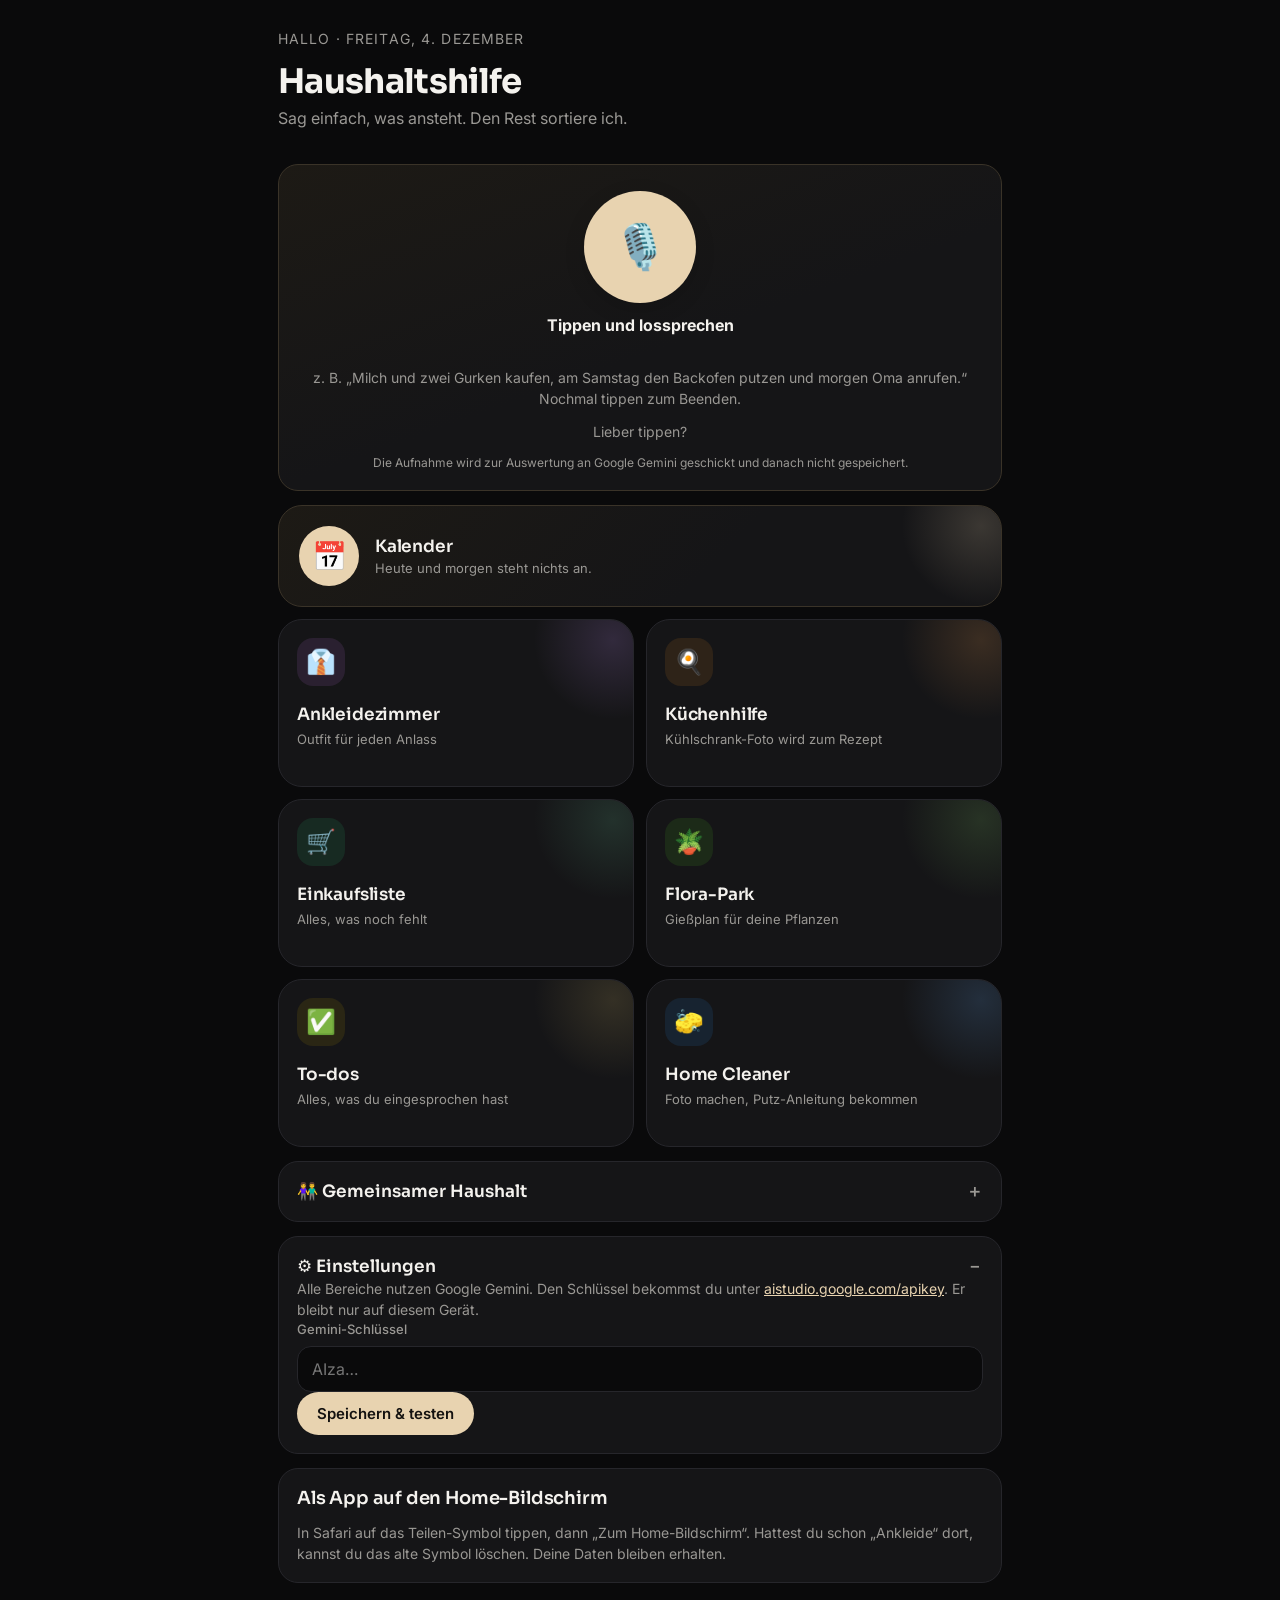
<file: index.html>
<!doctype html>
<html lang="de">
<head>
<meta charset="utf-8">
<meta name="viewport" content="width=device-width, initial-scale=1, viewport-fit=cover">
<title>Haushaltshilfe</title>
<meta name="apple-mobile-web-app-capable" content="yes">
<meta name="mobile-web-app-capable" content="yes">
<meta name="apple-mobile-web-app-title" content="Haushaltshilfe">
<meta name="theme-color" content="#0a0a0b">
<meta name="apple-mobile-web-app-status-bar-style" content="black-translucent">
<link rel="manifest" href="manifest.json">
<link rel="apple-touch-icon" href="icon-180.png">
<link rel="icon" href="icon-192.png">
<link rel="stylesheet" href="common.css">
<style>
  .hello { color: var(--muted); font-size: 14px; letter-spacing: .08em; text-transform: uppercase; margin: 0; }
  .tiles { display: grid; grid-template-columns: 1fr 1fr; gap: 12px; }
  .tile { position: relative; overflow: hidden; background: var(--card); border: 1px solid var(--line); border-radius: 24px; padding: 18px; text-decoration: none; color: var(--ink);
    display: grid; gap: 4px; align-content: start; min-height: 168px; transition: transform .15s, border-color .15s; }
  .tile:active { transform: scale(.97); }
  .tile:hover { border-color: #3a3a40; }
  .tile::after { content: ""; position: absolute; width: 160px; height: 160px; right: -60px; top: -60px; border-radius: 50%;
    background: radial-gradient(circle, var(--glow, rgba(232,211,176,.18)), transparent 70%); pointer-events: none; }
  .tile .ic { width: 48px; height: 48px; border-radius: 16px; display: grid; place-items: center; font-size: 24px; margin-bottom: 14px;
    background: var(--icbg, #26221c); }
  .tile b { font: 600 17px/1.25 var(--display); letter-spacing: -.01em; }
  .tile span { color: var(--muted); font-size: 13px; line-height: 1.4; }
  .tile .count { display: inline-block; margin-top: 4px; color: var(--accent-ink); background: var(--accent); font-weight: 600; font-size: 12px; padding: 3px 9px; border-radius: 999px; }
  .tile.wide { grid-column: 1 / -1; min-height: 0; display: flex; align-items: center; gap: 16px; padding: 20px;
    background: linear-gradient(135deg, #1d1a15 0%, #151517 60%); border-color: #3a3328; }
  .tile.wide .ic { margin: 0; width: 60px; height: 60px; border-radius: 50%; background: var(--accent); font-size: 28px; flex: none; }
  .tile.wide div { display: grid; gap: 2px; }
  .t-wardrobe { --icbg: #2a2030; --glow: rgba(200,150,255,.16); }
  .t-kitchen  { --icbg: #2e2318; --glow: rgba(255,170,90,.16); }
  .t-list     { --icbg: #172a22; --glow: rgba(120,220,170,.14); }
  .t-plants   { --icbg: #1c2a18; --glow: rgba(150,230,120,.14); }
  .t-clean    { --icbg: #172330; --glow: rgba(110,180,255,.16); }
  .t-todo { --icbg: #2a2614; --glow: rgba(240,210,120,.14); }
  .voice-hero { background: linear-gradient(160deg, #1d1a15 0%, #151517 55%); border-color: #3a3328; }
  .voice-hero .hint { text-align: center; }
  #calSum { display: block; }
  #calSum i { font-style: normal; color: var(--ink); }
  .t-settings { --icbg: #232327; --glow: rgba(255,255,255,.06); }
  details.card summary { cursor: pointer; font: 600 17px var(--display); display: flex; justify-content: space-between; align-items: center; }
  details.card summary::after { content: "＋"; color: var(--muted); }
  details.card[open] summary::after { content: "－"; }
  @media (max-width: 340px) { .tiles { grid-template-columns: 1fr; } }
</style>
</head>
<body>
<div class="wrap">
  <header class="top">
    <p class="hello" id="hello"></p>
    <h1>Haushaltshilfe</h1>
    <p>Sag einfach, was ansteht. Den Rest sortiere ich.</p>
  </header>
  <main>
    <div id="status"></div>
    <section class="card voice-hero" id="welcome" data-nofold hidden>
      <h2 id="wTitle">👋 Willkommen!</h2>
      <p class="hint" id="wIntro" style="margin:0"></p>
      <label id="wLinkLabel" hidden>Einladungslink (aus WhatsApp o. Ä. einfügen)<input id="wLink" type="text" placeholder="https://djpata.github.io/ankleide/?join=…" autocapitalize="off" spellcheck="false"></label>
      <label>Wie heißt du?<input id="wName" type="text" placeholder="z. B. Lisa" autocomplete="given-name"></label>
      <div id="wFlatBox">
        <label>Wohnst du dort mit?</label>
        <div class="chips" id="wFlat"></div>
        <p class="hint" id="wFlatHint" style="margin:6px 0 0"></p>
      </div>
      <div class="row"><button class="btn" id="wGo">Los geht's</button><button class="btn secondary" id="wNo">Nicht jetzt</button></div>
    </section>
    <section class="card voice-hero">
      <div class="mic-wrap">
        <button class="mic" id="mic" aria-label="Aufnahme starten">🎙️</button>
        <div id="micLabel"><b>Tippen und lossprechen</b></div>
        <div class="timer" id="timer"></div>
      </div>
      <p class="hint" style="text-align:center">z. B. „Milch und zwei Gurken kaufen, am Samstag den Backofen putzen und morgen Oma anrufen.“ Nochmal tippen zum Beenden.</p>
      <details>
        <summary class="hint" style="cursor:pointer">Lieber tippen?</summary>
        <div class="row" style="margin-top:8px">
          <textarea id="typed" placeholder="Schreib einfach alles auf, was dir einfällt."></textarea>
          <button class="btn secondary" id="typedBtn">Sortieren</button>
        </div>
      </details>
      <p class="hint" style="font-size:12px">Die Aufnahme wird zur Auswertung an Google Gemini geschickt und danach nicht gespeichert.</p>
    </section>

    <section class="card" id="preview" data-nofold hidden>
      <h2>Bitte kurz prüfen</h2>
      <p class="transcript" id="transcript"></p>
      <div id="cards"></div>
      <div class="row">
        <button class="btn" id="applyBtn">✓ Alles übernehmen</button>
        <button class="btn secondary" id="fixBtn">🎙️ Per Sprache ändern</button>
        <button class="btn secondary" id="discardBtn">Verwerfen</button>
      </div>
      <p class="hint">Tippe auf „Einkauf“, „Putzen“, „Pflanzen“ oder „To-do“, um ein Ziel zu ändern.</p>
    </section>

    <div class="tiles">
      <a class="tile wide t-cal" href="kalender.html"><div class="ic">📅</div><div><b>Kalender</b><span id="calSum">Eure Termine, Gießen, Putzen und To-dos</span></div></a>
      <a class="tile t-wardrobe" href="ankleidezimmer.html"><div class="ic">👔</div><b>Ankleidezimmer</b><span>Outfit für jeden Anlass</span></a>
      <a class="tile t-kitchen" href="kueche.html"><div class="ic">🍳</div><b>Küchenhilfe</b><span>Kühlschrank-Foto wird zum Rezept</span></a>
      <a class="tile t-list" href="einkauf.html"><div class="ic">🛒</div><b>Einkaufsliste</b><span id="listCount">Alles, was noch fehlt</span></a>
      <a class="tile t-plants" href="pflanzen.html"><div class="ic">🪴</div><b>Flora-Park</b><span id="plantCount">Gießplan für deine Pflanzen</span></a>
      <a class="tile t-todo" href="sprache.html"><div class="ic">✅</div><b>To-dos</b><span id="todoCount">Alles, was du eingesprochen hast</span></a>
      <a class="tile t-clean" href="putzen.html"><div class="ic">🧽</div><b>Home Cleaner</b><span>Foto machen, Putz-Anleitung bekommen</span></a>
    </div>


    <details class="card" id="household">
      <summary><span>👫 Gemeinsamer Haushalt <span id="hhBadge" style="color:var(--muted);font-weight:400;font-size:13px"></span></span></summary>
      <div id="hhBody" style="margin-top:12px"></div>
    </details>

    <details class="card" id="settings">
      <summary>⚙︎ Einstellungen</summary>
      <p class="hint">Alle Bereiche nutzen Google Gemini. Den Schlüssel bekommst du unter <a href="https://aistudio.google.com/apikey" target="_blank" rel="noopener">aistudio.google.com/apikey</a>. Er bleibt nur auf diesem Gerät.</p>
      <label>Gemini-Schlüssel<input id="apiKey" type="password" autocomplete="off" autocapitalize="off" spellcheck="false" placeholder="AIza…"></label>
      <div class="row"><button class="btn" id="saveKey">Speichern &amp; testen</button></div>
      <p class="hint" id="keyResult"></p>
    </details>

    <div class="card">
      <h2>Als App auf den Home-Bildschirm</h2>
      <p class="hint">In Safari auf das Teilen-Symbol tippen, dann „Zum Home-Bildschirm“. Hattest du schon „Ankleide“ dort, kannst du das alte Symbol löschen. Deine Daten bleiben erhalten.</p>
    </div>
  </main>
</div>
<script src="common.js"></script>
<script src="firebase-config.js"></script>
<script src="sync.js"></script>
<script src="voice.js"></script>
<script>
  const h = new Date().getHours();
  $('#hello').textContent = (h < 11 ? 'Guten Morgen' : h < 18 ? 'Hallo' : 'Guten Abend') + ' · ' + new Date().toLocaleDateString('de-DE', { weekday: 'long', day: 'numeric', month: 'long' });
  const cfg = getCfg();
  $('#apiKey').value = cfg.key || '';
  if (!cfg.key && !new URLSearchParams(location.search).get('join') && !navigator.standalone) { $('#settings').open = true; }
  function updateCounts() {
  // Kalender-Kachel: was heute und morgen ansteht
  { const t = isoDay(), ents = calendarEntries(t, addDays(t, 1)).filter(e => e.type !== 'giessen');
    const fmt = e => `${e.date === t ? '' : 'morgen '}${e.time ? e.time + ' ' : ''}${esc(e.title)}`;
    $('#calSum').innerHTML = ents.length ? ents.slice(0, 3).map(e => `<i>${CAL_ICON[e.type]} ${fmt(e)}</i>`).join('<br>') + (ents.length > 3 ? `<br>… und ${ents.length - 3} mehr` : '') : 'Heute und morgen steht nichts an.'; }
  const open = load('hh-einkauf', []).filter(i => !i.done).length;
  if (open) $('#listCount').innerHTML = `<br><span class="count">${open} ${open === 1 ? 'Eintrag' : 'Einträge'} offen</span>`;
  const DAY = 864e5, today0 = new Date().setHours(0, 0, 0, 0), summer = new Date().getMonth() >= 3 && new Date().getMonth() <= 8;
  const duePlants = load('hh-pflanzen', []).filter(p => { const [y, m, d] = p.last.split('-').map(Number); return Math.round((today0 - new Date(y, m - 1, d).getTime()) / DAY) >= Math.max(1, Math.round(summer ? p.summer : p.winter) || 7); }).length;
  if (duePlants) $('#plantCount').innerHTML = `<br><span class="count">💧 ${duePlants} ${duePlants === 1 ? 'Pflanze' : 'Pflanzen'} gießen</span>`;
  const td = isoDay(), tasks = [...load('hh-todo', []), ...load('hh-putzplan', [])].filter(t => !t.done);
  const dueNow = tasks.filter(t => t.due && t.due <= td).length;
  if (tasks.length) $('#todoCount').innerHTML = `<br><span class="count">${tasks.length} offen${dueNow ? `, ${dueNow} heute fällig` : ''}</span>`;
  }
  updateCounts();
  onSync(k => { updateCounts(); if (k === 'cfg') $('#apiKey').value = getCfg().key || ''; });

  // ---------- Gemeinsamer Haushalt ----------
  const join = new URLSearchParams(location.search).get('join');
  function renderHousehold(st = hhSync.status()) {
    const h = hhSync.household(), body = $('#hhBody'), all = hhSync.households(), act = hhSync.active();
    if (body.contains(document.activeElement) && document.activeElement.tagName === 'INPUT') return; // nicht beim Tippen neu zeichnen
    $('#hhBadge').textContent = h ? (st.state === 'on' ? `· ${all.length > 1 ? esc(hhSync.nameOf(act)) + ', ' : ''}verbunden${st.members > 1 ? `, ${st.members} Geräte` : ''}` : st.state === 'error' ? '· Problem' : '· verbinde …') : '';
    if (!hhSync.configured()) { body.innerHTML = '<p class="hint">Wird gerade eingerichtet. Sobald Firebase verbunden ist, kannst du hier deine Partnerin einladen.</p>'; return; }
    const addHtml = `<div class="row"><input id="hhName" type="text" placeholder="${h ? 'z. B. Haushalt Lisa' : 'Name, z. B. Haushalt Patrick'}" style="flex:1 1 180px"><button class="btn${h ? ' secondary' : ''}" id="hhCreate">${h ? '＋ Weiteren Haushalt erstellen' : 'Haushalt erstellen'}</button></div>
        <p class="hint" style="margin-top:14px">Du hast eine Einladung bekommen? Link hier einfügen:</p>
        <div class="row"><input id="hhCode" type="text" placeholder="https://djpata.github.io/ankleide/?join=…" style="flex:1 1 200px" autocapitalize="off" spellcheck="false"><button class="btn secondary" id="hhJoin">Beitreten</button></div>`;
    if (!h) {
      body.innerHTML = `<p class="hint">Teile Einkaufsliste, Pflanzen, Putzplan, To-dos und gemerkte Rezepte mit deiner Partnerin. Dein Ankleidezimmer bleibt privat. Ein Konto braucht ihr nicht, nur einen Einladungslink. Wohnt ihr getrennt, kann jeder einen eigenen Haushalt anlegen und ihr seid in beiden.</p>${addHtml}`;
    } else {
      const link = hhSync.inviteLink();
      body.innerHTML = `${st.state === 'error' ? `<p class="banner warn">${esc(st.error)}</p>` : ''}
      ${all.length > 1 ? `<p class="hint" style="margin-bottom:6px">Deine Haushalte (oben auf jeder Seite umschaltbar):</p><div class="chips" id="hhList">${all.map(x => `<button type="button" class="chip" aria-pressed="${x.id === h.id}" data-hh="${x.id}">🏠 ${esc(hhSync.nameOf(x))}</button>`).join('')}</div>` : ''}
      <label>Dein Name (für „Patricks Kalender“ und wer was gesehen hat)<div class="row" style="margin:4px 0 0"><input id="hhMe" type="text" value="${esc(localStorage.getItem('hh-me-name') || '')}" placeholder="z. B. Patrick" style="flex:1 1 180px"><button class="btn secondary" id="hhMeBtn">Speichern</button></div></label>
      <label>Name dieses Haushalts<div class="row" style="margin:4px 0 0"><input id="hhRename" type="text" value="${esc(act?.name || '')}" placeholder="z. B. Haushalt Patrick" style="flex:1 1 180px"><button class="btn secondary" id="hhRenameBtn">Speichern</button></div></label>
      <p class="hint" style="margin-top:12px">${st.members > 1 ? `Verbunden mit ${st.members} Geräten. Änderungen erscheinen beim anderen nach ein paar Sekunden.` : 'Noch allein in diesem Haushalt. Schick deiner Partnerin den Link:'}</p>
      <div class="row"><input type="text" readonly value="${esc(link)}" id="hhLink" style="flex:1 1 200px"></div>
      <div class="row"><button class="btn" id="hhShare">📤 Einladung senden</button><button class="btn secondary" id="hhLeave">Diesen Haushalt verlassen</button></div>
      <p class="hint" style="font-size:12px">Wer den Link hat, kann beitreten. Dein Gemini-Schlüssel wird mitgenutzt. Hat sie die App auf dem Home-Bildschirm, den Link dort hier unten einfügen.</p>
      <hr style="border:0;border-top:1px solid var(--line);margin:16px 0">
      <p class="hint" style="margin-bottom:6px">Getrennte Wohnungen? Lege für jede einen Haushalt an:</p>${addHtml}`;
      $('#hhShare').onclick = async () => {
        const text = `Lass uns die Haushaltshilfe zusammen nutzen („${hhSync.nameOf(act)}“): Einkaufsliste, Pflanzen, Putzplan und To-dos. Einfach öffnen und „Beitreten“ tippen:`;
        try { if (navigator.share) await navigator.share({ title: 'Haushaltshilfe', text, url: link }); else { await navigator.clipboard.writeText(text + ' ' + link); showMsg('Link kopiert.', 'ok', 3000); } } catch {}
      };
      $('#hhLeave').onclick = async e => {
        const b = e.currentTarget; if (!b.dataset.c) { b.dataset.c = 1; b.textContent = 'Wirklich verlassen?'; return; }
        const many = all.length > 1;
        await hhSync.leave();
        if (many) location.reload(); else { showMsg('Du hast den Haushalt verlassen. Deine Einträge bleiben auf diesem Handy.', 'ok', 5000); renderHousehold(); }
      };
      $('#hhMeBtn').onclick = async () => { const v = $('#hhMe').value.trim(); if (!v) return; $('#hhMe').blur(); await hhSync.setMyName(v); showMsg('Danke, ' + v + '!', 'ok', 2500); renderHousehold(); };
      $('#hhRenameBtn').onclick = async () => { const v = $('#hhRename').value.trim(); if (!v) return; $('#hhRename').blur(); await hhSync.rename(v); showMsg('Name gespeichert.', 'ok', 2500); renderHousehold(); };
      $('#hhList')?.querySelectorAll('[data-hh]').forEach(b => b.onclick = () => { if (b.dataset.hh !== h.id) hhSync.switchTo(b.dataset.hh); });
    }
    $('#hhCreate').onclick = async () => {
      const b = $('#hhCreate'), name = $('#hhName').value.trim(), had = !!hhSync.household();
      if (had && !name) { $('#hhName').focus(); return showMsg('Gib dem neuen Haushalt bitte einen Namen, z. B. „Haushalt Lisa“.', 'warn', 4000); }
      busy(b, true, 'Erstelle …');
      try { await hhSync.create(name); if (had) return location.reload(); showMsg('Haushalt erstellt. Jetzt den Link an deine Partnerin schicken.', 'ok', 5000); } catch (e) { showMsg(e.message || String(e)); }
      busy(b, false); $('#hhName').blur?.(); renderHousehold();
    };
    $('#hhJoin').onclick = () => doJoin($('#hhCode').value, $('#hhJoin'));
  }
  async function doJoin(code, btn) {
    const had = !!hhSync.household();
    busy(btn, true, 'Trete bei …');
    try {
      await hhSync.join(code); history.replaceState(null, '', location.pathname);
      if (had) return location.reload();
      $('#apiKey').value = getCfg().key || ''; updateCounts(); showMsg('Willkommen im gemeinsamen Haushalt! Eure Listen werden jetzt zusammengeführt.', 'ok', 6000);
    } catch (e) { showMsg(e.message || String(e)); }
    busy(btn, false); document.activeElement?.blur?.(); renderHousehold();
  }
  window.addEventListener('hh-sync-status', e => renderHousehold(e.detail));
  renderHousehold();
  // ---------- Willkommens-Dialog: über Einladungslink oder beim ersten Öffnen der Home-Bildschirm-App ----------
  const FLAT = ['Ja, gleiche Wohnung', 'Nein, eigene Wohnung'];
  let flat = FLAT[0], invite = null;
  async function showWelcome(code) {
    const first = !hhSync.household();
    $('#welcome').hidden = false;
    $('#wName').value = localStorage.getItem('hh-me-name') || '';
    $('#wLinkLabel').hidden = !!code;
    $('#wFlatBox').hidden = !first; // wer schon einen Haushalt hat, tritt nur dazu
    const renderFlat = () => { chipGroup($('#wFlat'), FLAT, flat, v => { flat = v; renderFlat(); });
      $('#wFlatHint').textContent = flat === FLAT[0] ? 'Ihr teilt Einkaufsliste, Pflanzen, Putzplan, To-dos und Kalender. Was du schon eingetragen hast, kommt mit dazu.'
        : `Du trittst bei und bekommst zusätzlich deinen eigenen Haushalt für deine Wohnung. Oben kannst du jederzeit umschalten.`; };
    renderFlat();
    if (code) {
      $('#wIntro').textContent = 'Einen Moment, ich schaue mir die Einladung an …';
      try { invite = await hhSync.peek(code); $('#wTitle').textContent = '👋 Du wurdest eingeladen!'; $('#wIntro').textContent = `Einladung in „${hhSync.nameOf(invite)}“. Sag kurz, wer du bist.`; }
      catch (e) { $('#wIntro').textContent = e.message; }
    } else {
      $('#wTitle').textContent = '👋 Willkommen!';
      $('#wIntro').textContent = 'Hat dir jemand einen Einladungslink geschickt? Dann füg ihn hier ein. Sonst tippe auf „Nicht jetzt“.';
    }
  }
  $('#wNo').onclick = () => { $('#welcome').hidden = true; save('hh-welcome-done', true); history.replaceState(null, '', location.pathname); };
  $('#wGo').onclick = async () => {
    const btn = $('#wGo'), name = $('#wName').value.trim(), code = invite?.id || $('#wLink').value.trim();
    if (!code) return showMsg('Bitte den Einladungslink einfügen.', 'warn', 4000);
    if (!name) { $('#wName').focus(); return showMsg('Wie heißt du? Dann wissen die anderen, wer was eingetragen hat.', 'warn', 4000); }
    busy(btn, true, 'Richte ein …');
    try {
      const first = !hhSync.household();
      localStorage.setItem('hh-me-name', name);
      if (first && flat === FLAT[1]) {
        // Eigene Wohnung: zuerst den eigenen Haushalt (deine bisherigen Einträge kommen dorthin), dann der Einladung beitreten
        const own = await hhSync.create(`Haushalt ${name}`);
        await hhSync.join(code);
        await hhSync.setMyName(name);
        await hhSync.switchTo(own, { noReload: true });
      } else {
        await hhSync.join(code);
        await hhSync.setMyName(name);
      }
      save('hh-welcome-done', true);
      sessionStorage.setItem('hh-msg', first && flat === FLAT[1] ? `Fertig, ${name}! Du bist im eingeladenen Haushalt und hast deinen eigenen „Haushalt ${name}“. Oben kannst du umschalten.` : `Willkommen, ${name}! Ihr teilt jetzt eure Listen und den Kalender.`);
      location.replace(location.pathname);
    } catch (e) { showMsg(e.message || String(e)); busy(btn, false); }
  };
  if (hhSync.configured()) {
    if (join && !hhSync.households().some(x => x.id === join)) showWelcome(join);
    else if (join) history.replaceState(null, '', location.pathname);
    // Home-Bildschirm-App: eigener Speicher, deshalb beim ersten Öffnen nach dem Link fragen
    else if (!hhSync.household() && !load('hh-welcome-done', false) && (navigator.standalone || matchMedia('(display-mode: standalone)').matches)) showWelcome('');
  }
  window.onVoiceApplied = () => { try { sessionStorage.setItem('hh-msg', $('#status').innerText); } catch {} location.reload(); };
  try { const m = sessionStorage.getItem('hh-msg'); if (m) { sessionStorage.removeItem('hh-msg'); showMsg(m, 'ok', 6000); } } catch {}
  $('#saveKey').onclick = async () => {
    const btn = $('#saveKey'); setCfg({ key: $('#apiKey').value.trim() });
    if (!getCfg().key) { $('#keyResult').textContent = 'Bitte einen Schlüssel eintragen.'; return; }
    busy(btn, true, 'Teste …');
    try { await gemini([{ text: 'Antworte nur mit: ok' }]); $('#keyResult').textContent = '✓ Verbindung zu Gemini klappt.'; hhSync.pushKey(getCfg().key); }
    catch (e) { $('#keyResult').textContent = '✗ ' + e.message; }
    busy(btn, false);
  };
</script>
</body>
</html>
</file>
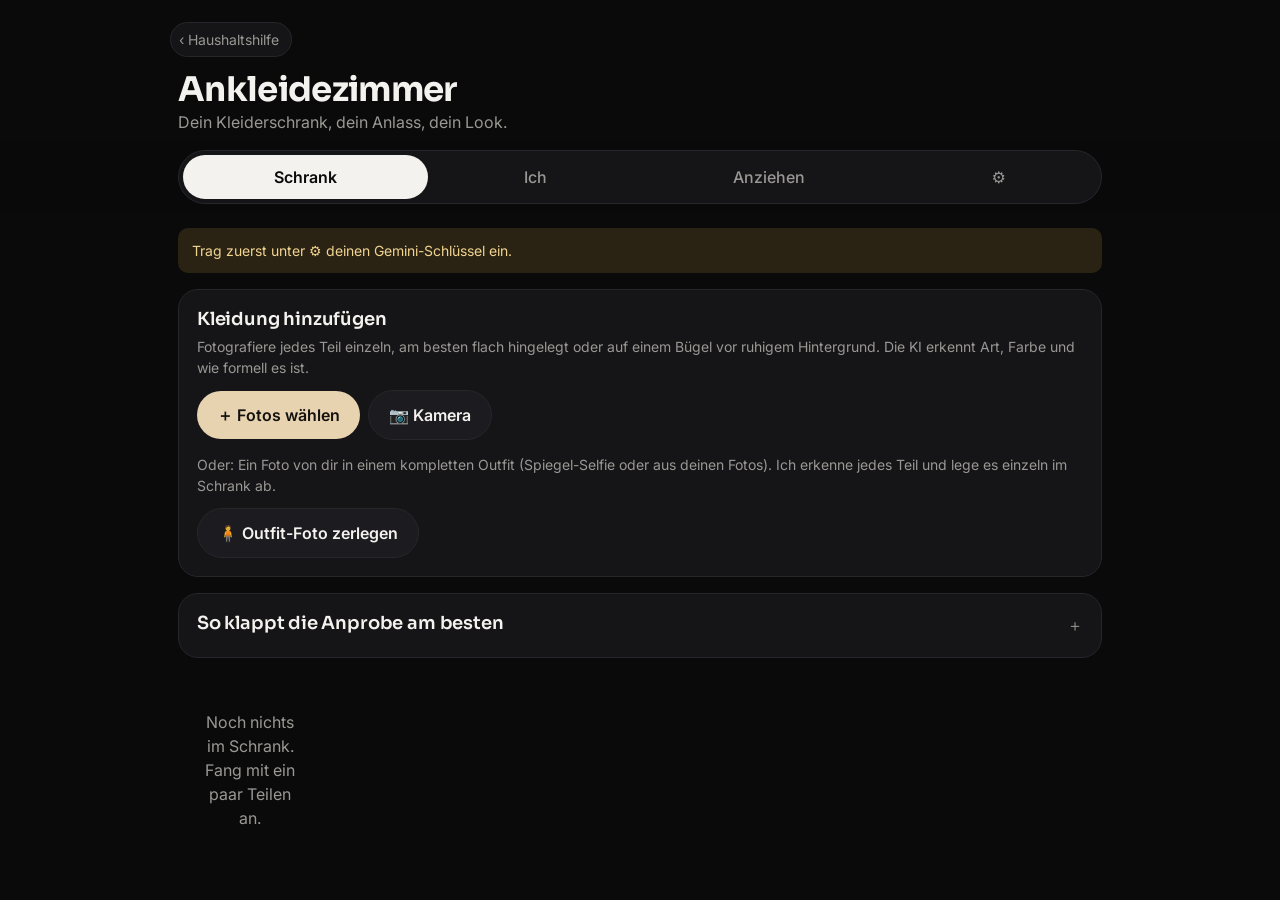
<file: ankleidezimmer.html>
<!doctype html>
<html lang="de">
<head>
<meta charset="utf-8">
<meta name="viewport" content="width=device-width, initial-scale=1, viewport-fit=cover">
<title>Ankleidezimmer · Haushaltshilfe</title>
<meta name="apple-mobile-web-app-capable" content="yes">
<meta name="mobile-web-app-capable" content="yes">
<meta name="apple-mobile-web-app-title" content="Haushaltshilfe">
<meta name="apple-mobile-web-app-status-bar-style" content="black-translucent">
<meta name="theme-color" content="#0a0a0b">
<link rel="manifest" href="manifest.json">
<link rel="apple-touch-icon" href="icon-180.png">
<link rel="icon" href="icon-192.png">
<link rel="stylesheet" href="https://fonts.googleapis.com/css2?family=Sora:wght@500;600;700&family=Inter:wght@400;500;600&display=swap">
<style>
  :root {
    --bg: #0a0a0b; --card: #151517; --ink: #f4f2ee; --muted: #9a9894; --line: #26262b;
    --accent: #e8d3b0; --accent-ink: #141210; --danger: #ff8f80; --ok: #8fdcaa; color-scheme: dark;
  }
  * { box-sizing: border-box; }
  [hidden] { display: none !important; }
  body { margin: 0; background: var(--bg); color: var(--ink);
    font: 16px/1.45 system-ui, -apple-system, "Segoe UI", Roboto, sans-serif; }
  header { padding: calc(20px + env(safe-area-inset-top)) 16px 8px; max-width: 960px; margin: 0 auto; }
  header h1 { margin: 0; font-size: 26px; letter-spacing: .3px; }
  header p { margin: 2px 0 0; color: var(--muted); }
  nav { position: sticky; top: 0; z-index: 5; background: var(--bg); border-bottom: 1px solid var(--line); }
  nav .inner { max-width: 960px; margin: 0 auto; display: flex; gap: 4px; padding: 0 12px; }
  nav button { flex: 1 1 auto; background: none; border: 0; padding: 12px 8px; font: inherit; color: var(--muted);
    border-bottom: 3px solid transparent; cursor: pointer; }
  nav button.active { color: var(--ink); border-color: var(--accent); font-weight: 600; }
  main { max-width: 960px; margin: 0 auto; padding: 16px; }
  section { display: none; } section.active { display: block; }
  .card { background: var(--card); border: 1px solid var(--line); border-radius: 14px; padding: 16px; margin-bottom: 16px; }
  .card h2 { margin: 0 0 4px; font-size: 18px; }
  .hint { color: var(--muted); font-size: 14px; margin: 0 0 12px; }
  .btn { display: inline-flex; align-items: center; gap: 6px; background: var(--accent); color: var(--accent-ink);
    border: 0; border-radius: 10px; padding: 10px 16px; font: inherit; font-weight: 600; cursor: pointer; }
  .btn.secondary { background: transparent; color: var(--ink); border: 1px solid var(--line); }
  .btn:disabled { opacity: .5; cursor: default; }
  .row { display: flex; gap: 8px; flex-wrap: wrap; align-items: center; }
  .grid { display: grid; grid-template-columns: repeat(auto-fill, minmax(140px, 1fr)); gap: 12px; }
  .item { background: var(--card); border: 1px solid var(--line); border-radius: 12px; overflow: hidden; position: relative; }
  .item img { width: 100%; aspect-ratio: 1; object-fit: cover; display: block; background: var(--line); }
  .item .meta { padding: 8px 10px; font-size: 13px; }
  .item .meta b { display: block; font-size: 14px; }
  .item .meta span { color: var(--muted); }
  .item .del { position: absolute; top: 6px; right: 6px; background: rgba(0,0,0,.55); color: #fff; border: 0;
    border-radius: 50%; width: 28px; height: 28px; cursor: pointer; font-size: 16px; line-height: 28px; }
  .item.busy::after { content: "analysiere…"; position: absolute; inset: 0; display: grid; place-items: center;
    background: rgba(0,0,0,.45); color: #fff; font-size: 14px; }
  .chips { display: flex; flex-wrap: wrap; gap: 8px; margin-bottom: 12px; }
  .chip { border: 1px solid var(--line); background: var(--card); color: var(--ink); border-radius: 999px;
    padding: 8px 14px; font: inherit; font-size: 14px; cursor: pointer; }
  .chip.active { background: var(--accent); color: var(--accent-ink); border-color: var(--accent); }
  label { display: block; font-size: 14px; color: var(--muted); margin: 10px 0 4px; }
  input[type=text], input[type=password], textarea, select { width: 100%; padding: 10px 12px; border: 1px solid var(--line); border-radius: 10px;
    background: var(--bg); color: var(--ink); font: inherit; }
  textarea { min-height: 60px; resize: vertical; }
  .portrait { display: flex; gap: 16px; align-items: flex-start; flex-wrap: wrap; }
  .portrait img { width: 180px; aspect-ratio: 3/4; object-fit: cover; border-radius: 12px; background: var(--line); }
  .result { display: grid; grid-template-columns: 1fr; gap: 16px; }
  @media (min-width: 760px) { .result { grid-template-columns: 1fr 1fr; } }
  .tryon img { width: 100%; border-radius: 12px; display: block; }
  .tryon .placeholder { aspect-ratio: 3/4; border: 2px dashed var(--line); border-radius: 12px; display: grid;
    place-items: center; color: var(--muted); text-align: center; padding: 16px; }
  .banner { padding: 12px 14px; border-radius: 10px; margin-bottom: 16px; font-size: 14px; }
  .banner.warn { background: #2a2314; color: #f2d491; }
  .banner.err { background: #2c1714; color: var(--danger); }
  .banner.ok { background: #1c1a16; color: var(--ink); border: 1px solid #3a3328; }
  .spinner { width: 18px; height: 18px; border: 3px solid currentColor; border-right-color: transparent;
    border-radius: 50%; animation: spin .8s linear infinite; display: inline-block; }
  @keyframes spin { to { transform: rotate(360deg); } }
  .filters { margin-bottom: 12px; }
  ul.tips { margin: 8px 0 0; padding-left: 20px; }
  .empty { color: var(--muted); text-align: center; padding: 24px; }
  input[type=file] { display: none; }

  /* Modernes dunkles Design */
  body { font: 16px/1.5 "Inter", system-ui, -apple-system, sans-serif; -webkit-font-smoothing: antialiased; }
  header { padding-top: calc(22px + env(safe-area-inset-top)); padding-left: 18px; padding-right: 18px; }
  header .back { display: inline-flex; padding: 6px 12px 6px 8px; margin-left: -8px; border-radius: 999px; background: var(--card); border: 1px solid var(--line); font-size: 14px !important; }
  header h1 { margin-top: 14px; font: 700 34px/1.1 "Sora", system-ui, sans-serif; letter-spacing: -.02em; }
  nav { background: rgba(10,10,11,.85); -webkit-backdrop-filter: blur(14px); backdrop-filter: blur(14px); border-bottom: 0; padding: 8px 0; top: env(safe-area-inset-top, 0px); }
  nav .inner { background: var(--card); border: 1px solid var(--line); border-radius: 999px; padding: 4px; margin: 0 18px; max-width: 924px; }
  @media (min-width: 960px) { nav .inner { margin: 0 auto; } }
  nav button { border: 0; border-radius: 999px; padding: 10px 6px; font-weight: 500; }
  nav button.active { background: var(--ink); color: var(--bg); }
  main { padding-left: 18px; padding-right: 18px; }
  .card { border-radius: 20px; padding: 18px; }
  .card h2 { font: 600 18px/1.3 "Sora", system-ui, sans-serif; letter-spacing: -.01em; }
  .btn { border-radius: 999px; padding: 12px 20px; }
  .btn.secondary { background: #1c1c20; }
  .chip { background: #1c1c20; }
  .chip.active { background: var(--ink); color: var(--bg); border-color: var(--ink); }
  .item { border-radius: 18px; }
  input[type=text], input[type=password], textarea, select { border-radius: 14px; padding: 12px 14px; }
  .portrait img, .tryon img { border-radius: 18px; }
  .tipcard summary { cursor: pointer; list-style: none; display: flex; justify-content: space-between; align-items: center; }
  .tipcard summary::-webkit-details-marker { display: none; }
  .tipcard summary::after { content: "＋"; color: var(--muted); }
  .tipcard[open] summary::after { content: "－"; }
  .tipcard[open] summary { margin-bottom: 8px; }
  .tryon .placeholder { border-radius: 18px; border-color: #2e2e34; }
  .op { display: grid; grid-template-columns: 72px 1fr auto; gap: 12px; align-items: center; padding: 10px 0; border-bottom: 1px solid var(--line); }
  .op:last-of-type { border-bottom: 0; }
  .op img { width: 72px; height: 88px; object-fit: cover; border-radius: 12px; background: var(--line); }
  .op b { display: block; } .op small { color: var(--muted); display: block; font-size: 13px; }
  .op .dupe { color: var(--accent); }
  .op input[type=checkbox] { width: 26px; height: 26px; accent-color: var(--accent); }
  .op.off { opacity: .5; }
  label.btn.wait { opacity: .6; pointer-events: none; }
</style>
</head>
<body>
<header>
  <a href="./" class="back" style="color:var(--muted);text-decoration:none;font-size:15px">‹ Haushaltshilfe</a>
  <h1>Ankleidezimmer</h1>
  <p>Dein Kleiderschrank, dein Anlass, dein Look.</p>
</header>
<nav><div class="inner">
  <button data-tab="schrank" class="active">Schrank</button>
  <button data-tab="ich">Ich</button>
  <button data-tab="anziehen">Anziehen</button>
  <button data-tab="setup" aria-label="Einstellungen">⚙︎</button>
</div></nav>

<main>
  <div id="status"></div>

  <!-- SCHRANK -->
  <section id="schrank" class="active">
    <div class="card">
      <h2>Kleidung hinzufügen</h2>
      <p class="hint">Fotografiere jedes Teil einzeln, am besten flach hingelegt oder auf einem Bügel vor ruhigem Hintergrund. Die KI erkennt Art, Farbe und wie formell es ist.</p>
      <div class="row">
        <label class="btn" style="margin:0;color:var(--accent-ink)">＋ Fotos wählen
          <input id="itemInput" type="file" accept="image/*" multiple>
        </label>
        <label class="btn secondary" style="margin:0;color:var(--ink)">📷 Kamera
          <input id="itemCam" type="file" accept="image/*" capture="environment">
        </label>
      </div>
      <p class="hint" style="margin-top:14px">Oder: Ein Foto von dir in einem kompletten Outfit (Spiegel-Selfie oder aus deinen Fotos). Ich erkenne jedes Teil und lege es einzeln im Schrank ab.</p>
      <div class="row">
        <label class="btn secondary" id="outfitLabel" style="margin:0;color:var(--ink)">🧍 Outfit-Foto zerlegen
          <input id="outfitInput" type="file" accept="image/*">
        </label>
      </div>
      <div id="outfitPreview" hidden style="margin-top:14px">
        <img id="outfitSrc" alt="Dein Outfit-Foto" style="max-width:140px;border-radius:12px;display:block;margin-bottom:8px">
        <div id="outfitParts"></div>
        <div class="row" style="margin-top:10px">
          <button class="btn" id="outfitApply">✓ Ausgewählte übernehmen</button>
          <button class="btn secondary" id="outfitDiscard">Verwerfen</button>
        </div>
        <p class="hint" style="margin-top:8px">Haken weg bei Teilen, die du nicht willst. Teile, die schon im Schrank sind, habe ich abgewählt.</p>
      </div>
    </div>
<details class="card tipcard"><summary><h2 style="display:inline">So klappt die Anprobe am besten</h2></summary><ul class="tips">
        <li>Jedes Teil <b>einzeln</b> und <b>von vorne</b> fotografieren. Die Rückseite braucht die KI nicht.</li>
        <li><b>Flach</b> auf Bett oder Boden legen oder an einen Bügel an eine helle Tür hängen. Ruhiger, einfarbiger Hintergrund.</li>
        <li><b>Tageslicht</b> am Fenster, kein Blitz. Das ganze Teil muss im Bild sein, glatt gestrichen, nicht zerknüllt.</li>
        <li>Von <b>oben</b> fotografieren, damit nichts schief oder verzerrt ist.</li>
      </ul></details>
    <div class="filters chips" id="filters"></div>
    <div class="grid" id="wardrobe"></div>
  </section>

  <!-- ICH -->
  <section id="ich">
    <div class="card">
      <h2>Dein Porträt</h2>
      <p class="hint">Ein Ganzkörperfoto funktioniert am besten: gerade stehen, gutes Licht, enge oder schlichte Kleidung. Das Foto bleibt in deinem Browser und wird nur für die Anprobe an Gemini geschickt.</p>
      <div class="portrait">
        <img id="portraitImg" alt="">
        <div>
          <label class="btn" style="margin:0;color:var(--accent-ink)">Foto wählen
            <input id="portraitInput" type="file" accept="image/*">
          </label>
          <label for="personNotes">Über dich (optional)</label>
          <textarea id="personNotes" placeholder="z.B. 1,82 m, mag eher schlichte Farben, trage ungern Krawatte"></textarea>
        </div>
      </div>
    </div>
<details class="card tipcard"><summary><h2 style="display:inline">Das ideale Foto von dir</h2></summary><ul class="tips">
        <li><b>Ganzkörper</b> von Kopf bis Fuß, gerade stehend, Arme locker neben dem Körper.</li>
        <li><b>Schlichte, enge Kleidung</b> (z. B. einfarbiges T-Shirt und Jeans). Keine Jacke, kein Mantel, keine Tasche.</li>
        <li>Helle Wand dahinter, gutes Tageslicht, Kamera auf Brusthöhe. Am besten fotografiert dich jemand.</li>
      </ul></details>
  </section>

  <!-- ANZIEHEN -->
  <section id="anziehen">
    <div class="card">
      <h2>Wofür ziehst du dich an?</h2>
      <select id="occasions" aria-label="Anlass"></select>
      <label for="occasionCustom">Oder eigener Anlass</label>
      <input id="occasionCustom" type="text" placeholder="z.B. Taufe meiner Nichte im Garten">
      <label for="weather">Wetter (optional)</label>
      <input id="weather" type="text" placeholder="z.B. 8 °C, Regen">
      <label for="notes">Wünsche (optional)</label>
      <input id="notes" type="text" placeholder="z.B. lieber die dunkelblaue Hose, keine Turnschuhe">
      <div class="row" style="margin-top:14px">
        <button class="btn" id="suggestBtn">Outfit vorschlagen</button>
      </div>
    </div>

    <div class="result" id="result" hidden>
      <div class="card">
        <h2 id="lookTitle"></h2>
        <p id="lookReason"></p>
        <ul class="tips" id="lookTips"></ul>
        <p class="hint" id="lookMissing"></p>
        <div class="grid" id="lookItems" style="margin-top:12px"></div>
        <div class="row" style="margin-top:14px">
          <button class="btn secondary" id="againBtn">Anderer Vorschlag</button>
        </div>
      </div>
      <div class="card tryon">
        <h2>So sieht's an dir aus</h2>
        <label for="provider">Anprobe mit</label>
        <select id="provider">
          <option value="free">Kostenlos (nur Oberteil, dauert 1–3 Min.)</option>
          <option value="gemini">Gemini (ganzes Outfit, ca. 3–7 Cent)</option>
          <option value="pro">Gemini Pro (beste Qualität, ca. 13 Cent)</option>
        </select>
        <p class="hint" id="providerHint" style="margin:6px 0 12px"></p>
        <div id="tryonBox"><div class="placeholder">Klicke auf „Anprobieren“, um dich im Outfit zu sehen.</div></div>
        <div class="row" style="margin-top:14px">
          <button class="btn" id="tryonBtn">Anprobieren</button>

          <a class="btn secondary" id="downloadBtn" download="ankleide-look.png" hidden>Bild speichern</a>
          <button class="btn" id="shareBtn" hidden>Teilen</button>
        </div>
      </div>
    </div>
  </section>

  <!-- EINSTELLUNGEN -->
  <section id="setup">
    <div class="card">
      <h2>Gemini-Schlüssel</h2>
      <p class="hint">Einmal eintragen, dann merkt sich die App den Schlüssel. Er bleibt nur auf diesem Gerät und wird ausschließlich an Google geschickt. Einen Schlüssel bekommst du unter <a href="https://aistudio.google.com/apikey" target="_blank" rel="noopener">aistudio.google.com/apikey</a>.</p>
      <label for="apiKey">API-Schlüssel</label>
      <input id="apiKey" type="password" autocomplete="off" autocapitalize="off" spellcheck="false" placeholder="AIza…">
      <label for="hfToken">Hugging-Face-Token (optional, für mehr Gratis-Anproben)</label>
      <input id="hfToken" type="password" autocomplete="off" autocapitalize="off" spellcheck="false" placeholder="hf_…">
      <p class="hint" style="margin:4px 0 0">Kostenloses Konto auf <a href="https://huggingface.co/join" target="_blank" rel="noopener">huggingface.co</a>, dann unter <a href="https://huggingface.co/settings/tokens" target="_blank" rel="noopener">Settings → Access Tokens</a> einen „Read“-Token erstellen.</p>
      <label for="textModel">Textmodell</label>
      <input id="textModel" type="text" autocapitalize="off" spellcheck="false">
      <label for="imageModel">Bildmodell (Anprobe)</label>
      <input id="imageModel" type="text" autocapitalize="off" spellcheck="false">
      <div class="row" style="margin-top:14px">
        <button class="btn" id="saveKey">Speichern &amp; testen</button>
        <button class="btn secondary" id="clearKey">Schlüssel löschen</button>
      </div>
      <p class="hint" id="keyResult" style="margin-top:10px"></p>
    </div>
    <div class="card">
      <h2>Als App auf den Home-Bildschirm</h2>
      <p class="hint">In Safari unten auf das Teilen-Symbol (Quadrat mit Pfeil) tippen, dann „Zum Home-Bildschirm“. Danach startet Ankleide wie eine normale App.</p>
    </div>
  </section>
</main>

<script>
// ---------- Speicher (IndexedDB, bleibt im Browser) ----------
const DB = (() => {
  let dbp;
  const open = () => dbp ||= new Promise((res, rej) => {
    const r = indexedDB.open('ankleide', 1);
    r.onupgradeneeded = () => { r.result.createObjectStore('items', { keyPath: 'id' }); r.result.createObjectStore('kv'); };
    r.onsuccess = () => res(r.result); r.onerror = () => rej(r.error);
  });
  const tx = async (store, mode, fn) => { const db = await open(); return new Promise((res, rej) => {
    const t = db.transaction(store, mode); const req = fn(t.objectStore(store));
    t.oncomplete = () => res(req?.result); t.onerror = () => rej(t.error); }); };
  return {
    allItems: () => tx('items', 'readonly', s => s.getAll()),
    putItem: it => tx('items', 'readwrite', s => s.put(it)),
    delItem: id => tx('items', 'readwrite', s => s.delete(id)),
    get: k => tx('kv', 'readonly', s => s.get(k)),
    set: (k, v) => tx('kv', 'readwrite', s => s.put(v, k)),
  };
})();

// ---------- Hilfen ----------
const $ = s => document.querySelector(s);
const esc = s => String(s ?? '').replace(/[&<>"]/g, c => ({ '&': '&amp;', '<': '&lt;', '>': '&gt;', '"': '&quot;' }[c]));
const dataUrl = im => `data:${im.mime};base64,${im.data}`;

function shrink(file, max = 1024) {
  return new Promise((res, rej) => {
    const url = URL.createObjectURL(file); const im = new Image();
    im.onload = () => {
      const k = Math.min(1, max / Math.max(im.width, im.height));
      const c = document.createElement('canvas'); c.width = Math.round(im.width * k); c.height = Math.round(im.height * k);
      c.getContext('2d').drawImage(im, 0, 0, c.width, c.height); URL.revokeObjectURL(url);
      res({ mime: 'image/jpeg', data: c.toDataURL('image/jpeg', 0.86).split(',')[1] });
    };
    im.onerror = () => rej(new Error('Bild konnte nicht gelesen werden'));
    im.src = url;
  });
}

// ---------- Gemini direkt aus dem Browser ----------
const PRO_IMAGE_MODEL = 'gemini-3-pro-image';
const DEFAULTS = { textModel: 'gemini-3.5-flash', imageModel: 'gemini-nano-banana-2.1' };
const BASE = 'https://generativelanguage.googleapis.com/v1beta';
let cfg = { key: '', ...DEFAULTS };
function loadSettings() {
  try { cfg = { ...cfg, ...JSON.parse(localStorage.getItem('ankleide-cfg') || '{}') }; } catch {}
  $('#apiKey').value = cfg.key; $('#hfToken').value = cfg.hf || ''; $('#provider').value = cfg.provider || 'free'; providerHint(); $('#textModel').value = cfg.textModel; $('#imageModel').value = cfg.imageModel;
}
function saveSettings() {
  cfg = { ...cfg, key: $('#apiKey').value.trim(), hf: $('#hfToken').value.trim(), textModel: $('#textModel').value.trim() || DEFAULTS.textModel, imageModel: $('#imageModel').value.trim() || DEFAULTS.imageModel };
  try { localStorage.setItem('ankleide-cfg', JSON.stringify(cfg)); } catch {}
}

const NO_THINK_KEY = 'hh-nothink';
const noThink = () => { try { return JSON.parse(localStorage.getItem(NO_THINK_KEY) || '[]'); } catch { return []; } };
async function geminiOnce(model, parts, generationConfig = {}, think) {
  if (!cfg.key) throw new Error('Kein Gemini-Schlüssel eingetragen. Tippe oben auf ⚙︎.');
  const gc = { ...generationConfig };
  const useThink = think && !/image|banana/.test(model) && !noThink().includes(model);
  if (useThink) gc.thinkingConfig = { thinkingLevel: think };
  let res; const ctrl = new AbortController(); const timer = setTimeout(() => ctrl.abort(), /image|banana/.test(model) ? 120000 : 60000);
  try {
    res = await fetch(`${BASE}/models/${encodeURIComponent(model)}:generateContent`, {
      method: 'POST', headers: { 'Content-Type': 'application/json', 'x-goog-api-key': cfg.key }, signal: ctrl.signal,
      body: JSON.stringify({ contents: [{ role: 'user', parts }], generationConfig: gc }),
    });
  } catch (e) {
    clearTimeout(timer);
    if (e.name === 'AbortError') throw Object.assign(new Error('Google hat zu lange gebraucht. Bitte nochmal versuchen.'), { next: true, raw: 'timeout' });
    throw new Error('Keine Verbindung zu Google. Prüfe dein Internet.');
  }
  const data = await res.json().catch(() => ({}));
  clearTimeout(timer);
  if (!res.ok) {
    const m = data?.error?.message || `Fehler ${res.status}`;
    if (res.status === 400 && useThink && /think/i.test(m)) {
      try { localStorage.setItem(NO_THINK_KEY, JSON.stringify([...noThink(), model])); } catch {}
      return geminiOnce(model, parts, generationConfig);
    }
    if (res.status === 400 && /API key/i.test(m)) throw new Error('Der Gemini-Schlüssel ist ungültig. Prüfe ihn unter ⚙︎.');
    const err = (msg, retry, next) => Object.assign(new Error(msg), { retry, next, raw: `${res.status} ${m}` });
    if (res.status === 404) throw err(`Das Modell „${model}“ gibt es nicht (mehr). Trag unter ⚙︎ ein anderes ein.`, false, true);
    if (res.status === 429) throw err(/image|banana/.test(model) || (/billing|quota|limit: 0/i.test(m) && !/demand|overload/i.test(m))
      ? 'Die Bildmodelle von Google sind nicht kostenlos. Aktiviere in AI Studio unter „Billing“ die Abrechnung (ca. 3–7 Cent pro Bild).'
      : 'Google ist gerade überlastet. Bitte in ein paar Minuten nochmal versuchen.', true, true);
    if (res.status >= 500) throw err('Google ist gerade überlastet. Bitte in ein paar Minuten nochmal versuchen.', true, true);
    throw Object.assign(new Error('Gemini: ' + m), { raw: `${res.status} ${m}` });
  }
  const out = data?.candidates?.[0]?.content?.parts || [];
  if (!out.length) throw new Error(`Gemini hat nichts zurückgegeben (Grund: ${data?.promptFeedback?.blockReason || data?.candidates?.[0]?.finishReason || 'unbekannt'}).`);
  return out;
}
const img = im => ({ inline_data: { mime_type: im.mime || 'image/jpeg', data: im.data } });

// Bei Überlastung: kurz warten und wiederholen, dann auf Ersatzmodelle ausweichen
const FALLBACK_TEXT = ['gemini-3.5-flash', 'gemini-3.6-flash', 'gemini-3.5-flash-lite', 'gemini-3.1-flash-lite'];
const FALLBACK_IMAGE = ['gemini-nano-banana-2.1', 'gemini-3.1-flash-image', 'gemini-3-pro-image'];
const sleep = ms => new Promise(r => setTimeout(r, ms));
const FAST_TEXT = ['gemini-3.5-flash-lite', 'gemini-3.1-flash-lite', 'gemini-3.5-flash', 'gemini-3.6-flash'];
async function gemini(model, parts, generationConfig = {}, opts = {}) {
  const pool = /image|banana/.test(model) ? FALLBACK_IMAGE : opts.fast ? FAST_TEXT : FALLBACK_TEXT;
  const models = opts.fast ? pool : [model, ...pool.filter(m => m !== model)];
  const think = /image|banana/.test(model) ? undefined : (opts.think ?? (opts.fast ? 'minimal' : 'low'));
  let last; const tried = [];
  for (const m of models) {
    for (let attempt = 0; attempt < 2; attempt++) {
      try { return await geminiOnce(m, parts, generationConfig, think); }
      catch (e) {
        last = e; tried.push(`${m}: ${e.raw || e.message}`);
        if (!e.next) { e.details = tried; throw e; }
        if (!e.retry || attempt === 1) break;
        await sleep(1000);
      }
    }
  }
  last.details = tried; throw last;
}
async function geminiJson(parts, opts = {}) {
  const out = await gemini(cfg.textModel, parts, { responseMimeType: 'application/json', temperature: 0.6 }, opts);
  const text = out.map(p => p.text || '').join('');
  try { return JSON.parse(text); } catch { const m = text.match(/\{[\s\S]*\}/); if (m) return JSON.parse(m[0]); throw new Error('Antwort von Gemini war unverständlich. Bitte nochmal.'); }
}

const CATEGORIES = ['Oberteil', 'Hose', 'Rock', 'Kleid', 'Pullover', 'Jacke', 'Mantel', 'Anzug/Sakko', 'Schuhe', 'Accessoire'];
const handlers = {
  async '/api/tag'({ image }) {
    const t = await geminiJson([{ text: `Du bist Mode-Assistent. Analysiere das Kleidungsstück auf dem Foto.
Antworte NUR mit JSON: {"category": eine aus ${JSON.stringify(CATEGORIES)}, "name": kurzer deutscher Name, "color": Hauptfarbe(n), "pattern": Muster oder "uni", "material": vermutetes Material, "formality": Zahl 1 (sehr leger) bis 5 (sehr formell), "seasons": Liste aus ["Frühling","Sommer","Herbst","Winter"], "description": ein Satz, der das Teil für einen Stylisten genau beschreibt}` }, img(image)], { fast: true });
    return { category: t.category, name: t.name, color: t.color, pattern: t.pattern, material: t.material, formality: t.formality, seasons: t.seasons, description: t.description };
  },
  async '/api/outfit'({ image, existing }) {
    const r = await geminiJson([{ text: `Du bist Mode-Assistent. Auf dem Foto trägt eine Person ein Outfit (oft ein Spiegel-Selfie).
Finde JEDES sichtbar getragene Kleidungsstück einzeln: Oberteil, Hose/Rock, Jacke, Schuhe, gut sichtbare Accessoires (Gürtel, Mütze, Tasche, Uhr nur wenn deutlich).
Das Handy in der Hand, Möbel und andere Personen ignorieren. Nichts erfinden, was nicht zu sehen ist.
Für jedes Teil "box_2d": [ymin, xmin, ymax, xmax] normiert auf 0–1000, eng um das Teil.
Vorhandener Kleiderschrank (JSON): ${JSON.stringify(existing)}
Ist ein Teil offensichtlich dasselbe wie ein vorhandenes (gleiche Art, Farbe, Muster), setze "sameAs" auf dessen id, sonst null.
Antworte NUR mit JSON: {"items": [{"category": eine aus ${JSON.stringify(CATEGORIES)}, "name": kurzer deutscher Name, "color": Hauptfarbe(n), "pattern": Muster oder "uni", "material": vermutetes Material, "formality": 1–5, "seasons": Liste aus ["Frühling","Sommer","Herbst","Winter"], "description": ein Satz für einen Stylisten, "box_2d": [ymin,xmin,ymax,xmax], "sameAs": id oder null}]}` }, img(image)]);
    return (r.items || []).filter(i => i && i.name);
  },
  async '/api/suggest'({ occasion, notes, weather, items: list, person }) {
    const r = await geminiJson([{ text: `Du bist ein erfahrener persönlicher Stylist. Stelle aus dem Kleiderschrank unten EIN stimmiges Outfit zusammen.
Anlass: ${occasion}
${weather ? 'Wetter: ' + weather + '\n' : ''}${notes ? 'Wünsche: ' + notes + '\n' : ''}${person ? 'Über die Person: ' + person + '\n' : ''}
Regeln: Nur Teile aus der Liste (per id). Vollständig: Oberkörper + Unterkörper (oder Kleid/Anzug), dazu wenn sinnvoll Jacke, Schuhe, Accessoires. Achte auf Formalität, Farbharmonie und Wetter. Fehlt etwas Wichtiges, nenne es in "missing".
Kleiderschrank: ${JSON.stringify(list)}
Antworte NUR mit JSON: {"title": kurzer Name des Looks, "itemIds": [...], "reasoning": 2-3 Sätze, "tips": [1-3 kurze Tipps], "missing": Text oder null}` }]);
    const valid = new Set(list.map(i => i.id));
    r.itemIds = (r.itemIds || []).filter(id => valid.has(id));
    if (!r.itemIds.length) throw new Error('Gemini hat keine passenden Teile gefunden. Bitte nochmal versuchen.');
    return r;
  },
  async '/api/tryon'({ portrait, items: chosen, occasion, pro }) {
    const parts = [{ text: 'IMAGE 1 – the person (keep this exact person):' }, img(portrait)];
    chosen.forEach((it, n) => {
      parts.push({ text: `IMAGE ${n + 2} – garment to put on the person (${it.category || 'clothing'}): ${it.name || ''}. ${it.description || ''}` });
      parts.push(img(it.image));
    });
    const list = chosen.map((it, n) => `IMAGE ${n + 2} (${it.category || 'garment'})`).join(', ');
    parts.push({ text: `Virtual try-on. Edit IMAGE 1: dress the person in ${list}.
- REMOVE and REPLACE everything the person is currently wearing on the matching body parts with these garments. The result must clearly show the new garments on the body, not the old outfit.
- The garment photos may be lying flat, on a hanger or wrinkled: understand the garment and fit it naturally to the person's body with realistic drape, folds and correct size.
- Copy each garment faithfully: exact color, pattern, print, logo position, collar, buttons, sleeve length, fabric.
- Keep the person identical: same face, hair, skin tone, body shape and height. Do not beautify or change the face.
- Show the full body from head to feet, standing naturally, facing the camera. If no shoes are given, add simple shoes that fit the occasion.
- Clean, bright, neutral background suitable for "${occasion}", soft even light, photorealistic, portrait orientation.
Return only the edited photo.` });
    const out = await gemini(pro ? PRO_IMAGE_MODEL : cfg.imageModel, parts, { responseModalities: ['TEXT', 'IMAGE'], imageConfig: { aspectRatio: '3:4' } });
    const p = out.find(x => x.inlineData || x.inline_data);
    if (!p) throw new Error('Gemini hat kein Bild erzeugt. ' + out.map(x => x.text || '').join(' ').trim());
    const d = p.inlineData || p.inline_data;
    return { image: { mime: d.mimeType || d.mime_type || 'image/png', data: d.data } };
  },
};
async function api(path, body) { return handlers[path](body); }

$('#saveKey').onclick = async () => {
  saveSettings(); const out = $('#keyResult'), btn = $('#saveKey');
  if (!cfg.key) { out.textContent = 'Bitte einen Schlüssel eintragen.'; return; }
  busy(btn, true, 'Teste …');
  try {
    await gemini(cfg.textModel, [{ text: 'Antworte nur mit: ok' }]);
    let note = '';
    try {
      const r = await fetch(`${BASE}/models?pageSize=200`, { headers: { 'x-goog-api-key': cfg.key } });
      const names = ((await r.json()).models || []).map(m => m.name.replace('models/', ''));
      const imgs = names.filter(n => /image|banana/.test(n) && !/imagen|veo/.test(n));
      if (imgs.length) {
        FALLBACK_IMAGE.splice(0, FALLBACK_IMAGE.length, ...imgs);
        if (!imgs.includes(cfg.imageModel)) { cfg.imageModel = imgs[0]; $('#imageModel').value = imgs[0]; saveSettings(); note = ` Bildmodell auf „${imgs[0]}“ umgestellt.`; }
        note += ` Verfügbare Bildmodelle: ${imgs.join(', ')}.`;
      } else note = ' Achtung: Für deinen Schlüssel ist kein Bildmodell freigeschaltet.';
    } catch {}
    out.textContent = '✓ Verbindung zu Gemini klappt.' + note; $('#status').innerHTML = '';
  }
  catch (e) { out.textContent = '✗ ' + e.message; }
  busy(btn, false);
};
$('#clearKey').onclick = () => { $('#apiKey').value = ''; saveSettings(); $('#keyResult').textContent = 'Schlüssel gelöscht.'; };


function showError(msg) {
  $('#status').innerHTML = `<div class="banner err">${esc(msg)}</div>`;
  setTimeout(() => { if ($('#status').textContent.includes(msg)) $('#status').innerHTML = ''; }, 9000);
}

function busy(btn, on, label) {
  if (on) { btn.dataset.label = btn.textContent; btn.innerHTML = `<span class="spinner"></span> ${label}`; btn.disabled = true; }
  else { btn.textContent = btn.dataset.label; btn.disabled = false; }
}

// ---------- Tabs ----------
document.querySelectorAll('nav button').forEach(b => b.onclick = () => {
  document.querySelectorAll('nav button').forEach(x => x.classList.toggle('active', x === b));
  document.querySelectorAll('main section').forEach(s => s.classList.toggle('active', s.id === b.dataset.tab));
});

// ---------- Kleiderschrank ----------
let items = [];
let filter = 'Alle';

function renderWardrobe() {
  const cats = ['Alle', ...new Set(items.map(i => i.category).filter(Boolean))];
  $('#filters').innerHTML = items.length ? cats.map(c =>
    `<button class="chip ${c === filter ? 'active' : ''}" data-c="${esc(c)}">${esc(c)}${c === 'Alle' ? ` (${items.length})` : ''}</button>`).join('') : '';
  $('#filters').querySelectorAll('.chip').forEach(b => b.onclick = () => { filter = b.dataset.c; renderWardrobe(); });
  const shown = items.filter(i => filter === 'Alle' || i.category === filter);
  $('#wardrobe').innerHTML = shown.length ? shown.map(i => `
    <div class="item ${i.pending ? 'busy' : ''}">
      <img src="${dataUrl(i.image)}" alt="${esc(i.name)}">
      <button class="del" data-id="${i.id}" title="Entfernen">×</button>
      <div class="meta"><b>${esc(i.name || 'Neues Teil')}</b>
        <span>${esc([i.category, i.color].filter(Boolean).join(' · '))}${i.formality ? ` · formell ${i.formality}/5` : ''}</span>
        ${i.error ? `<br><span style="color:var(--danger)">Nicht erkannt. <a href="#" data-retry="${i.id}">Nochmal</a></span>` : ''}
      </div>
    </div>`).join('') : `<div class="empty">Noch nichts im Schrank. Fang mit ein paar Teilen an.</div>`;
  $('#wardrobe').querySelectorAll('.del').forEach(b => b.onclick = async () => {
    if (!confirm('Dieses Teil entfernen?')) return;
    await DB.delItem(b.dataset.id); items = items.filter(i => i.id !== b.dataset.id); renderWardrobe();
  });
  $('#wardrobe').querySelectorAll('[data-retry]').forEach(a => a.onclick = e => {
    e.preventDefault(); const it = items.find(i => i.id === a.dataset.retry); if (it) analyse(it);
  });
}

async function analyse(it) {
  it.pending = true; it.error = false; renderWardrobe();
  try {
    const tags = await api('/api/tag', { image: it.image });
    Object.assign(it, tags);
  } catch (e) { it.error = true; showError('Erkennung fehlgeschlagen: ' + e.message); }
  it.pending = false;
  const { pending, ...store } = it; await DB.putItem(store);
  renderWardrobe();
}

async function addFiles(files) {
  const queue = [];
  for (const f of files) {
    try {
      const it = { id: crypto.randomUUID(), image: await shrink(f, 768), added: Date.now() };
      items.unshift(it); queue.push(it); await DB.putItem(it);
    } catch (e) { showError(e.message); }
  }
  renderWardrobe();
  // nacheinander analysieren, damit das Kontingent nicht überläuft
  for (const it of queue) await analyse(it);
}
$('#itemInput').onchange = e => { addFiles([...e.target.files]); e.target.value = ''; };
$('#itemCam').onchange = e => { addFiles([...e.target.files]); e.target.value = ''; };

// ---------- Outfit-Foto in Einzelteile zerlegen ----------
let outfitParts = [];
const loadImg = file => new Promise((res, rej) => { const url = URL.createObjectURL(file), im = new Image(); im.onload = () => res(im); im.onerror = () => rej(new Error('Bild konnte nicht gelesen werden')); im.src = url; });
function cropPart(im, box) {
  let [y0, x0, y1, x1] = (box || []).map(Number);
  if (![y0, x0, y1, x1].every(Number.isFinite) || y1 <= y0 || x1 <= x0) [y0, x0, y1, x1] = [0, 0, 1000, 1000];
  const W = im.naturalWidth, H = im.naturalHeight, padX = (x1 - x0) * .08, padY = (y1 - y0) * .08;
  const sx = Math.max(0, (x0 - padX) / 1000 * W), sy = Math.max(0, (y0 - padY) / 1000 * H);
  const sw = Math.min(W, (x1 + padX) / 1000 * W) - sx, sh = Math.min(H, (y1 + padY) / 1000 * H) - sy;
  const k = Math.min(1, 768 / Math.max(sw, sh)), c = document.createElement('canvas');
  c.width = Math.max(1, Math.round(sw * k)); c.height = Math.max(1, Math.round(sh * k));
  const g = c.getContext('2d'); g.fillStyle = '#fff'; g.fillRect(0, 0, c.width, c.height); g.drawImage(im, sx, sy, sw, sh, 0, 0, c.width, c.height);
  return { mime: 'image/jpeg', data: c.toDataURL('image/jpeg', 0.86).split(',')[1] };
}
function renderOutfit() {
  $('#outfitPreview').hidden = !outfitParts.length;
  $('#outfitParts').innerHTML = `<p class="hint" style="margin:0 0 4px">${outfitParts.length} ${outfitParts.length === 1 ? 'Teil' : 'Teile'} erkannt:</p>` + outfitParts.map((p, i) => {
    const dupe = p.sameAs && items.find(x => x.id === p.sameAs);
    return `<label class="op ${p.on ? '' : 'off'}"><img src="${dataUrl(p.image)}" alt="${esc(p.name)}">
      <span><b>${esc(p.name)}</b><small>${esc([p.category, p.color].filter(Boolean).join(' · '))}</small>${dupe ? `<small class="dupe">Schon im Schrank: ${esc(dupe.name)}</small>` : ''}</span>
      <input type="checkbox" data-op="${i}" ${p.on ? 'checked' : ''} aria-label="${esc(p.name)} übernehmen"></label>`;
  }).join('');
  $('#outfitParts').querySelectorAll('[data-op]').forEach(c => c.onchange = () => { outfitParts[+c.dataset.op].on = c.checked; renderOutfit(); });
  const n = outfitParts.filter(p => p.on).length;
  $('#outfitApply').disabled = !n; $('#outfitApply').textContent = n ? `✓ ${n} ${n === 1 ? 'Teil' : 'Teile'} übernehmen` : 'Nichts ausgewählt';
}
$('#outfitInput').onchange = async e => {
  const f = e.target.files[0]; e.target.value = ''; if (!f) return;
  const label = $('#outfitLabel'), txt = label.firstChild, t0 = Date.now();
  label.classList.add('wait');
  const tick = setInterval(() => { const s = Math.floor((Date.now() - t0) / 1000); txt.textContent = `⏳ Erkenne Teile … ${s >= 2 ? s + ' s' : ''}`; }, 1000);
  txt.textContent = '⏳ Erkenne Teile … ';
  try {
    const [full, im] = await Promise.all([shrink(f, 1280), loadImg(f)]);
    $('#outfitSrc').src = dataUrl(full);
    const existing = items.filter(i => i.name).map(i => ({ id: i.id, name: i.name, category: i.category, color: i.color, pattern: i.pattern }));
    const found = await api('/api/outfit', { image: full, existing });
    if (!found.length) throw new Error('Ich konnte auf dem Foto keine Kleidung erkennen. Am besten ganzer Körper, gutes Licht.');
    const valid = new Set(items.map(i => i.id));
    outfitParts = found.map(p => ({ ...p, sameAs: valid.has(p.sameAs) ? p.sameAs : null, image: cropPart(im, p.box_2d) })).map(p => ({ ...p, on: !p.sameAs }));
    URL.revokeObjectURL(im.src);
    renderOutfit(); $('#outfitPreview').scrollIntoView({ behavior: 'smooth', block: 'start' });
  } catch (err) { showError(err.message); }
  clearInterval(tick); txt.textContent = '🧍 Outfit-Foto zerlegen '; label.classList.remove('wait');
};
$('#outfitApply').onclick = async () => {
  const pick = outfitParts.filter(p => p.on), now = Date.now();
  for (const [k, p] of pick.entries()) {
    const it = { id: crypto.randomUUID(), image: p.image, added: now - k, fromOutfit: true, category: p.category, name: p.name, color: p.color, pattern: p.pattern, material: p.material, formality: p.formality, seasons: p.seasons, description: p.description };
    items.unshift(it); await DB.putItem(it);
  }
  outfitParts = []; renderOutfit(); filter = 'Alle'; renderWardrobe();
  $('#status').innerHTML = `<div class="banner ok">${pick.length} ${pick.length === 1 ? 'Teil' : 'Teile'} im Schrank gespeichert.</div>`;
  setTimeout(() => { $('#status').innerHTML = ''; }, 5000);
};
$('#outfitDiscard').onclick = () => { outfitParts = []; renderOutfit(); };

// ---------- Porträt ----------
let portrait = null;
$('#portraitInput').onchange = async e => {
  const f = e.target.files[0]; if (!f) return;
  portrait = await shrink(f, 1280); await DB.set('portrait', portrait);
  $('#portraitImg').src = dataUrl(portrait); e.target.value = '';
};
$('#personNotes').oninput = e => DB.set('personNotes', e.target.value);

// ---------- Anlass & Vorschlag ----------
const OCCASIONS = ['Vorstellungsgespräch', 'Geburtstag', 'Essen mit den Chefs', 'Büroalltag', 'Date', 'Hochzeit (Gast)', 'Freunde treffen', 'Sport & Freizeit', 'Beerdigung'];
let occasion = OCCASIONS[0];
$('#occasions').innerHTML = OCCASIONS.map(o => `<option>${esc(o)}</option>`).join('');
$('#occasions').onchange = e => { occasion = e.target.value; $('#occasionCustom').value = ''; };
const currentOccasion = () => $('#occasionCustom').value.trim() || occasion;

let look = null;
let lastLookIds = [];

async function suggest(btn) {
  const usable = items.filter(i => i.category && !i.pending);
  if (usable.length < 2) return showError('Lade zuerst mindestens ein Oberteil und eine Hose in den Schrank.');
  busy(btn, true, 'Stylist denkt nach…');
  try {
    const notes = [$('#notes').value.trim(), lastLookIds.length ? `Bitte einen anderen Look als zuvor (vorher: ${lastLookIds.join(', ')}).` : ''].filter(Boolean).join(' ');
    look = await api('/api/suggest', {
      occasion: currentOccasion(), weather: $('#weather').value.trim(), notes,
      person: $('#personNotes').value.trim(), items: usable.map(({ image, ...rest }) => rest),
    });
    lastLookIds = look.itemIds;
    renderLook();
  } catch (e) { showError(e.message); }
  busy(btn, false);
}
$('#suggestBtn').onclick = () => { lastLookIds = []; suggest($('#suggestBtn')); };
$('#againBtn').onclick = () => suggest($('#againBtn'));

function renderLook() {
  $('#result').hidden = false;
  $('#lookTitle').textContent = look.title || 'Dein Look';
  $('#lookReason').textContent = look.reasoning || '';
  $('#lookTips').innerHTML = (look.tips || []).map(t => `<li>${esc(t)}</li>`).join('');
  $('#lookMissing').textContent = look.missing ? 'Fehlt noch: ' + look.missing : '';
  const chosen = look.itemIds.map(id => items.find(i => i.id === id)).filter(Boolean);
  $('#lookItems').innerHTML = chosen.map(i => `<div class="item"><img src="${dataUrl(i.image)}" alt=""><div class="meta"><b>${esc(i.name)}</b><span>${esc(i.category)}</span></div></div>`).join('');
  $('#tryonBox').innerHTML = '<div class="placeholder">Klicke auf „Anprobieren“, um dich im Outfit zu sehen.</div>';
  $('#downloadBtn').hidden = true; $('#shareBtn').hidden = true;
  $('#result').scrollIntoView({ behavior: 'smooth' });
}


// ---------- Kostenlose Anprobe über Hugging Face (IDM-VTON) ----------
const FREE_SPACE = 'yisol/IDM-VTON';
const UPPER_PRIORITY = ['Jacke', 'Anzug/Sakko', 'Mantel', 'Pullover', 'Oberteil', 'Hemd/Bluse'];
function providerHint() {
  const v = $('#provider').value;
  $('#providerHint').textContent = v === 'free'
    ? 'Gratis über Hugging Face. Zieht dir nur ein Oberteil an (Jacke, Pulli oder Shirt). Bei vielen Nutzern musst du warten, und pro Tag gibt es nur wenige Gratis-Versuche.'
    : 'Kostet bei Google Geld. Dafür muss in AI Studio die Abrechnung aktiviert sein.';
}
$('#provider').onchange = () => { cfg.provider = $('#provider').value; try { localStorage.setItem('ankleide-cfg', JSON.stringify(cfg)); } catch {} providerHint(); };
const b64Blob = im => fetch(dataUrl(im)).then(r => r.blob());
async function freeTryOn(portrait, chosen, onStatus) {
  const top = UPPER_PRIORITY.map(c => chosen.find(i => i.category === c)).find(Boolean);
  if (!top) throw new Error('Die kostenlose Anprobe kann nur Oberteile anziehen. In diesem Look ist keins dabei.');
  onStatus(`Verbinde mit der Gratis-KI … (zieht dir „${top.name}“ an)`);
  let mod;
  try { mod = await import('https://cdn.jsdelivr.net/npm/@gradio/client@2.7.2/dist/browser.js'); }
  catch { throw new Error('Die Gratis-KI konnte nicht geladen werden. Prüfe dein Internet.'); }
  const { Client, handle_file } = mod;
  let client;
  try { client = await Client.connect(FREE_SPACE, cfg.hf ? { token: cfg.hf } : {}); }
  catch (e) { throw Object.assign(new Error('Die Gratis-KI ist gerade nicht erreichbar. Versuch es später nochmal.'), { details: [String(e?.message || e)] }); }
  const human = await b64Blob(portrait), garm = await b64Blob(top.image);
  const job = client.submit('/tryon', [
    { background: handle_file(human), layers: [], composite: null },
    handle_file(garm), top.description || top.name || 'clothing', true, true, 30, 42,
  ]);
  for await (const ev of job) {
    if (ev.type === 'status') {
      if (ev.stage === 'pending') onStatus(ev.position != null ? `In der Warteschlange: Platz ${ev.position + 1} …` : 'Warte auf freie Grafikkarte …');
      else if (ev.stage === 'generating') onStatus('Bild wird erstellt …');
      else if (ev.stage === 'error') {
        const m = ev.message || 'Unbekannter Fehler';
        const quota = /quota|GPU|exceeded|limit/i.test(m);
        throw Object.assign(new Error(quota
          ? 'Das Gratis-Kontingent für heute ist aufgebraucht. Morgen geht es wieder, oder trag unter ⚙︎ einen kostenlosen Hugging-Face-Token ein.'
          : 'Die Gratis-KI hatte einen Fehler. Versuch es nochmal.'), { details: [m] });
      }
    }
    if (ev.type === 'data') {
      const out = ev.data?.[0];
      const url = out?.url || out?.path || out;
      if (!url || typeof url !== 'string') throw new Error('Die Gratis-KI hat kein Bild geliefert.');
      const blob = await (await fetch(url)).blob();
      const data = await new Promise(r => { const f = new FileReader(); f.onload = () => r(f.result.split(',')[1]); f.readAsDataURL(blob); });
      return { image: { mime: blob.type || 'image/png', data } };
    }
  }
  throw new Error('Die Gratis-KI hat die Verbindung beendet. Versuch es nochmal.');
}

let lastLook = null;
// Teilen über das iPhone-Teilen-Menü (WhatsApp, Nachrichten, Fotos sichern …)
$('#shareBtn').onclick = async () => {
  if (!lastLook) return;
  try {
    const blob = await (await fetch(lastLook.src)).blob();
    const file = new File([blob], 'mein-look.' + (blob.type.split('/')[1] || 'png'), { type: blob.type || 'image/png' });
    const data = { title: lastLook.title, text: `${lastLook.title} – was meinst du?` };
    if (navigator.canShare && navigator.canShare({ files: [file] })) data.files = [file];
    await navigator.share(data);
  } catch (e) { if (e.name !== 'AbortError') showError('Teilen hat nicht geklappt. Nutze „Bild speichern“.'); }
};
$('#tryonBtn').onclick = async () => {
  if (!portrait) { showError('Lade zuerst unter „Ich“ ein Foto von dir hoch.'); return; }
  const btn = $('#tryonBtn'); busy(btn, true, 'Bild wird erstellt…');
  $('#tryonBox').innerHTML = '<div class="placeholder"><span><span class="spinner"></span><br><span id="tryStatus">Das dauert meist 10 bis 30 Sekunden.</span></span></div>';
  try {
    const chosen = look.itemIds.map(id => items.find(i => i.id === id)).filter(Boolean);
    const prov = $('#provider').value;
    const status = t => { const el = $('#tryStatus'); if (el) el.textContent = t; };
    const r = prov === 'free' ? await freeTryOn(portrait, chosen, status) : await api('/api/tryon', {
      pro: prov === 'pro',
      portrait, occasion: currentOccasion(),
      items: chosen.map(i => ({ image: i.image, name: i.name, category: i.category, description: i.description })),
    });
    const src = dataUrl(r.image);
    $('#tryonBox').innerHTML = `<img src="${src}" alt="Du im Outfit">`;
    $('#downloadBtn').href = src; $('#downloadBtn').hidden = false;
    lastLook = { src, title: look.title || 'Mein Look' }; $('#shareBtn').hidden = !navigator.share;
  } catch (e) {
    const det = (e.details || []).map(d => `<li>${esc(d)}</li>`).join('');
    $('#tryonBox').innerHTML = `<div class="placeholder" style="place-items:start;text-align:left;overflow:auto"><div>
      <b>Das hat nicht geklappt.</b><p style="margin:6px 0">${esc(e.message || e)}</p>
      ${det ? `<details open><summary>Technische Details</summary><ul style="font-size:12px;padding-left:18px;word-break:break-word">${det}</ul></details>` : ''}
      <p style="font-size:13px">Mach davon bitte einen Screenshot für Claude.</p></div></div>`;
  }
  busy(btn, false);
};

// ---------- Start ----------
(async () => {
  loadSettings();
  if (!cfg.key) { $('#status').innerHTML = '<div class="banner warn">Trag zuerst unter ⚙︎ deinen Gemini-Schlüssel ein.</div>'; }
  items = (await DB.allItems()).sort((a, b) => (b.added || 0) - (a.added || 0));
  portrait = await DB.get('portrait');
  if (portrait) $('#portraitImg').src = dataUrl(portrait);
  $('#personNotes').value = (await DB.get('personNotes')) || '';
  renderWardrobe();
})();
</script>
</body>
</html>
</file>
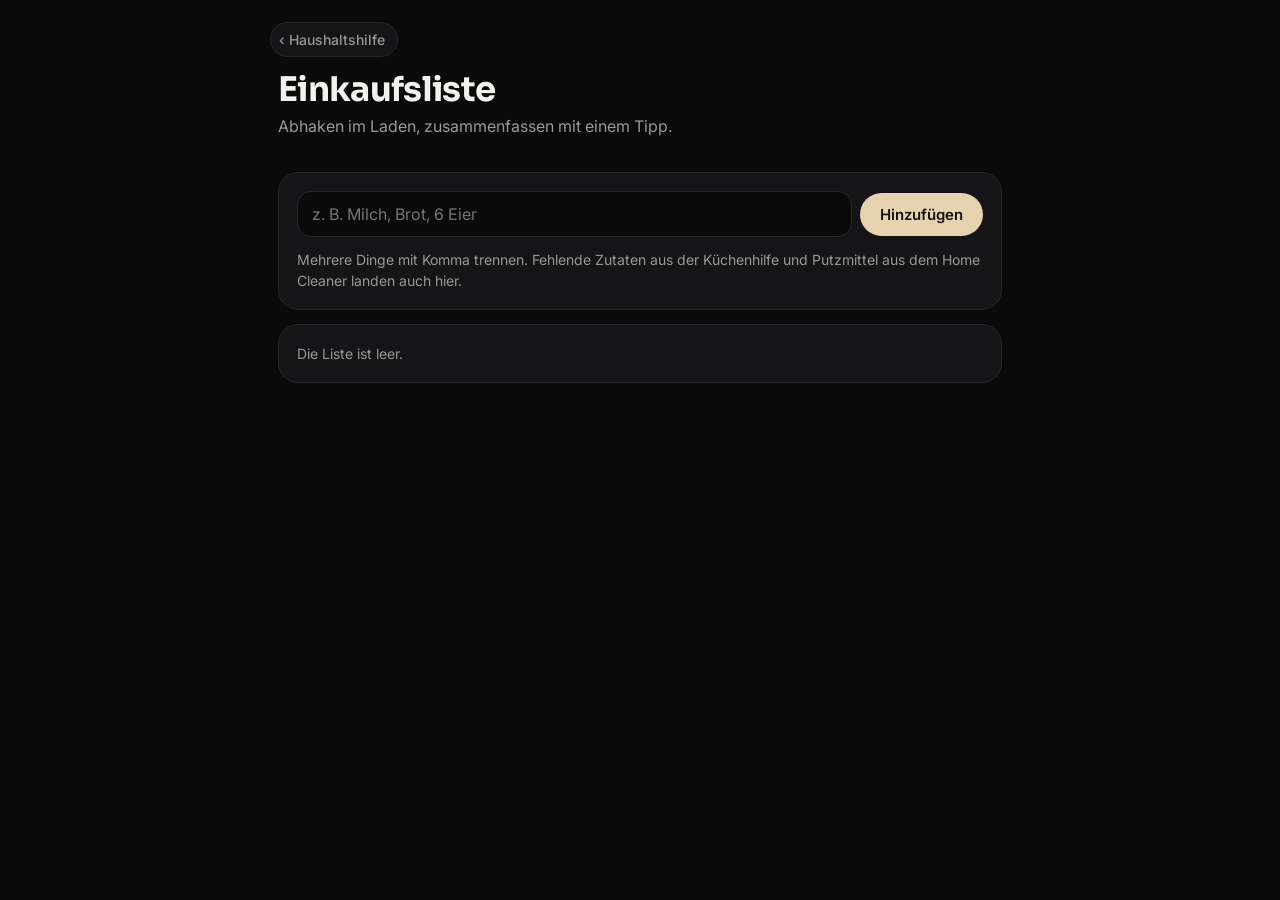
<file: einkauf.html>
<!doctype html>
<html lang="de">
<head>
<meta charset="utf-8">
<meta name="viewport" content="width=device-width, initial-scale=1, viewport-fit=cover">
<title>Einkaufsliste · Haushaltshilfe</title>
<meta name="apple-mobile-web-app-capable" content="yes">
<meta name="apple-mobile-web-app-status-bar-style" content="black-translucent">
<meta name="theme-color" content="#0a0a0b">
<meta name="apple-mobile-web-app-title" content="Haushaltshilfe">
<link rel="manifest" href="manifest.json">
<link rel="apple-touch-icon" href="icon-180.png">
<link rel="stylesheet" href="common.css">
<style>
  .group h3 { margin: 4px 0 6px; font-size: 14px; color: var(--muted); text-transform: uppercase; letter-spacing: .05em; }
  .item { display: flex; align-items: center; gap: 12px; padding: 10px 0; border-bottom: 1px solid var(--line); }
  .item:last-child { border-bottom: 0; }
  .item input { width: 24px; height: 24px; accent-color: var(--accent); flex: none; }
  .item .t { flex: 1; min-width: 0; overflow-wrap: anywhere; }
  .item .src { display: block; color: var(--muted); font-size: 12px; }
  .item.done .t { text-decoration: line-through; color: var(--muted); }
  .item .del { background: none; border: 0; color: var(--muted); font-size: 20px; cursor: pointer; padding: 0 4px; }
</style>
</head>
<body>
<div class="wrap">
  <header class="top">
    <a class="back" href="./">‹ Haushaltshilfe</a>
    <h1>Einkaufsliste</h1>
    <p>Abhaken im Laden, zusammenfassen mit einem Tipp.</p>
  </header>
  <main>
    <div id="status"></div>
    <section class="card">
      <div class="row">
        <input id="newItem" type="text" placeholder="z. B. Milch, Brot, 6 Eier" style="flex:1 1 200px" aria-label="Neuer Eintrag">
        <button class="btn" id="addBtn">Hinzufügen</button>
      </div>
      <p class="hint">Mehrere Dinge mit Komma trennen. Fehlende Zutaten aus der Küchenhilfe und Putzmittel aus dem Home Cleaner landen auch hier.</p>
    </section>

    <section class="card" id="listCard">
      <div id="list"></div>
      <div class="row" id="actions">
        <button class="btn" id="sumBtn">✨ Zusammenfassen &amp; sortieren</button>
        <button class="btn secondary" id="clearDone">Erledigte löschen</button>
        <button class="btn secondary" id="copyBtn">Kopieren</button>
      </div>
    </section>
  </main>
</div>
<script src="common.js"></script>
<script src="firebase-config.js"></script>
<script src="sync.js"></script>
<script>
let list = load(LIST_KEY, []);
const persist = () => save(LIST_KEY, list);

function itemHtml(i) {
  return `<div class="item ${i.done ? 'done' : ''}">
    <input type="checkbox" data-id="${i.id}" ${i.done ? 'checked' : ''} aria-label="${esc(i.text)} abhaken">
    <span class="t">${esc(i.text)}${i.done ? '' : window.hhSync?.ticks(i, LIST_KEY) || ''}${i.source ? `<span class="src">für ${esc(i.source)}</span>` : ''}</span>
    <button class="del" data-del="${i.id}" aria-label="Löschen">×</button></div>`;
}
function render() {
  const open = list.filter(i => !i.done), done = list.filter(i => i.done);
  if (!list.length) { $('#list').innerHTML = '<p class="hint">Die Liste ist leer.</p>'; $('#actions').hidden = true; return; }
  $('#actions').hidden = false;
  const groups = {};
  open.forEach(i => (groups[i.group || ''] ||= []).push(i));
  const names = Object.keys(groups).sort((a, b) => (a === '') - (b === '') || a.localeCompare(b, 'de'));
  $('#list').innerHTML = names.map(g => `<div class="group">${g ? `<h3>${esc(g)}</h3>` : ''}${groups[g].map(itemHtml).join('')}</div>`).join('')
    + (done.length ? `<div class="group"><h3>Erledigt</h3>${done.map(itemHtml).join('')}</div>` : '');
  $('#list').querySelectorAll('input[type=checkbox]').forEach(c => c.onchange = () => { const it = list.find(i => i.id === c.dataset.id); it.done = c.checked; persist(); render(); });
  $('#list').querySelectorAll('[data-del]').forEach(b => b.onclick = () => { list = list.filter(i => i.id !== b.dataset.del); persist(); render(); });
}

$('#addBtn').onclick = () => {
  const v = $('#newItem').value.trim(); if (!v) return;
  addToShoppingList(v.split(/[,;\n]/), ''); list = load(LIST_KEY, []);
  $('#newItem').value = ''; render();
};
$('#newItem').onkeydown = e => { if (e.key === 'Enter') $('#addBtn').click(); };
$('#clearDone').onclick = () => { list = list.filter(i => !i.done); persist(); render(); };
$('#copyBtn').onclick = async () => {
  const text = list.filter(i => !i.done).map(i => '• ' + i.text).join('\n');
  try { await navigator.clipboard.writeText(text); showMsg('Liste kopiert. Du kannst sie jetzt z. B. in WhatsApp einfügen.', 'ok', 4000); }
  catch { showMsg('Kopieren hat nicht geklappt.'); }
};
$('#sumBtn').onclick = async () => {
  const open = list.filter(i => !i.done);
  if (open.length < 2) return showMsg('Dafür brauchst du mindestens zwei offene Einträge.', 'warn');
  const btn = $('#sumBtn'); busy(btn, true, 'Fasse zusammen …');
  try {
    const r = await geminiJson(`Fasse diese Einkaufsliste zusammen:
- Doppelte oder ähnliche Einträge zusammenlegen und Mengen addieren (z. B. "2 Eier" + "4 Eier" = "6 Eier").
- Kurze, klare deutsche Bezeichnungen.
- Jedem Eintrag eine Supermarkt-Abteilung geben, aus: "Obst & Gemüse", "Brot & Backwaren", "Kühlregal", "Fleisch & Fisch", "Tiefkühl", "Vorrat & Konserven", "Gewürze & Backen", "Getränke", "Drogerie & Putzmittel", "Sonstiges".
- "sources": die Rezepte/Zwecke aus der Eingabe, für die der Eintrag gebraucht wird (leer, wenn keiner).
Eingabe (JSON): ${JSON.stringify(open.map(i => ({ text: i.text, for: i.source || '' })))}
Antworte NUR mit JSON: {"items": [{"text": "...", "group": "...", "sources": ["..."]}]}`, [], { fast: true });
    const merged = (r.items || []).filter(i => i.text).map(i => ({ id: crypto.randomUUID(), text: i.text, group: i.group || 'Sonstiges', source: (i.sources || []).filter(Boolean).join(', '), done: false }));
    if (!merged.length) throw new Error('Zusammenfassen hat nichts ergeben. Bitte nochmal versuchen.');
    list = [...merged, ...list.filter(i => i.done)]; persist(); render();
    showMsg(`Aus ${open.length} Einträgen wurden ${merged.length}, sortiert nach Abteilung.`, 'ok', 5000);
  } catch (e) { showMsg(e.message); }
  busy(btn, false);
};
onSync(() => { list = load(LIST_KEY, []); render(); });
window.hhSync?.markSeen(LIST_KEY);
render();
</script>
</body>
</html>
</file>
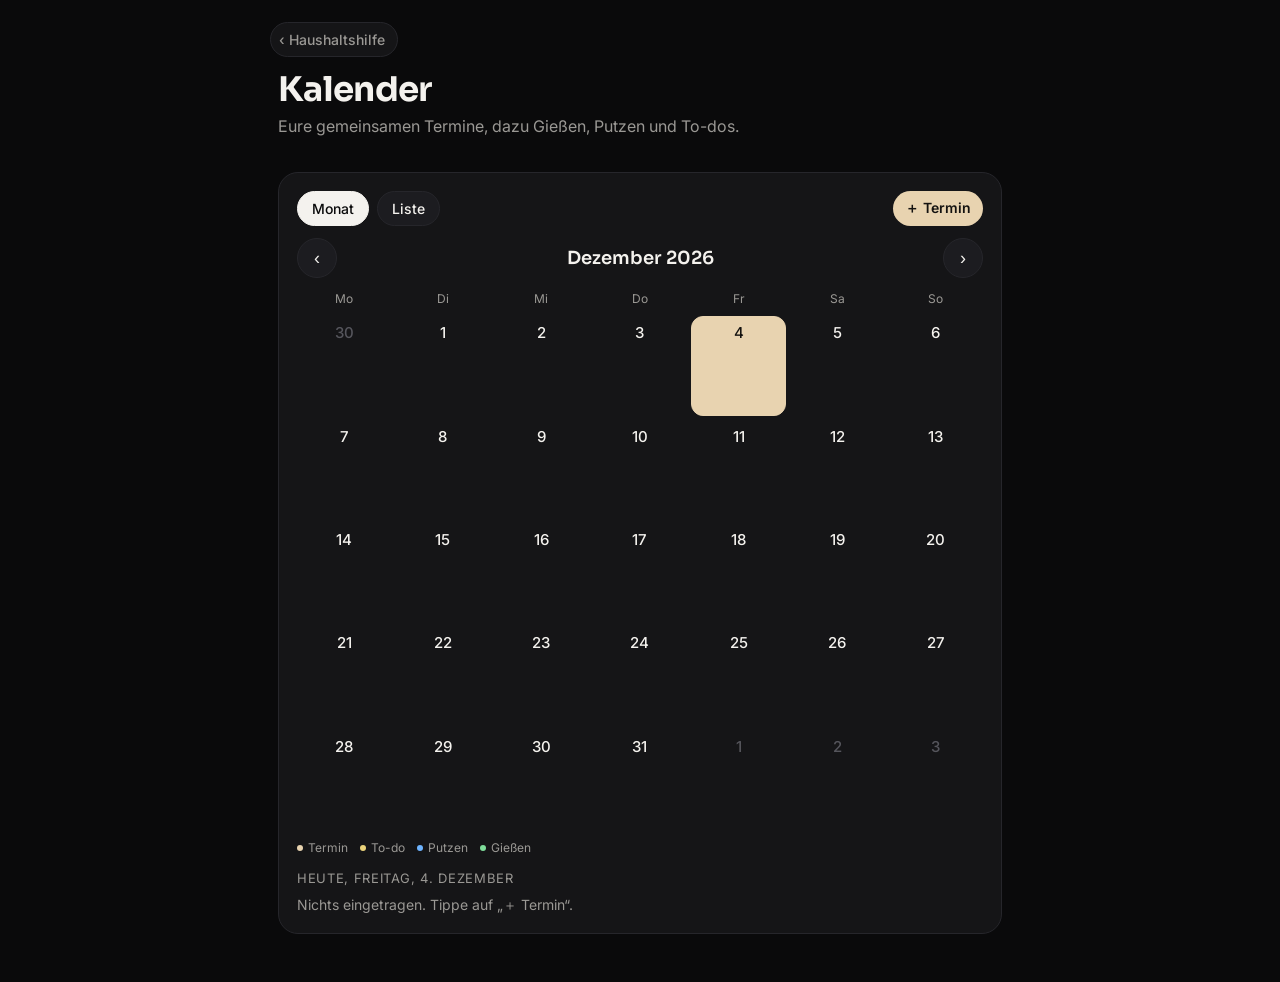
<file: kalender.html>
<!doctype html>
<html lang="de">
<head>
<meta charset="utf-8">
<meta name="viewport" content="width=device-width, initial-scale=1, viewport-fit=cover">
<title>Kalender · Haushaltshilfe</title>
<meta name="apple-mobile-web-app-capable" content="yes">
<meta name="apple-mobile-web-app-status-bar-style" content="black-translucent">
<meta name="theme-color" content="#0a0a0b">
<meta name="apple-mobile-web-app-title" content="Haushaltshilfe">
<link rel="manifest" href="manifest.json">
<link rel="apple-touch-icon" href="icon-180.png">
<link rel="stylesheet" href="common.css">
<style>
  .calhead { display: flex; align-items: center; justify-content: space-between; gap: 8px; }
  .calhead b { font: 600 18px var(--display); text-transform: capitalize; }
  .nav { background: var(--card-2); border: 1px solid var(--line); color: var(--ink); width: 40px; height: 40px; border-radius: 50%; font-size: 18px; cursor: pointer; }
  .grid { display: grid; grid-template-columns: repeat(7, 1fr); gap: 4px; }
  .wd { text-align: center; font-size: 12px; color: var(--muted); padding: 4px 0; }
  .day { aspect-ratio: 1 / 1.05; border-radius: 12px; border: 1px solid transparent; background: none; color: var(--ink); cursor: pointer;
    display: flex; flex-direction: column; align-items: center; justify-content: flex-start; padding: 6px 0 0; gap: 3px; font: 500 15px var(--body); min-width: 0; }
  .day.out { color: #55555c; }
  .day.today { border-color: var(--accent); }
  .day.sel { background: var(--accent); color: var(--accent-ink); }
  .dots { display: flex; gap: 2px; height: 6px; flex-wrap: wrap; justify-content: center; max-width: 34px; }
  .dot { width: 6px; height: 6px; border-radius: 50%; background: var(--accent); }
  .day.sel .dot { background: var(--accent-ink); }
  .dot.todo { background: #e9d27a; } .dot.putzen { background: #6eb4ff; } .dot.giessen { background: #7fdc9a; } .dot.pflanze { background: #a6e07a; }
  .ev { display: grid; grid-template-columns: 54px 1fr auto; gap: 10px; align-items: center; padding: 10px 0; border-bottom: 1px solid var(--line); }
  .ev:last-child { border-bottom: 0; }
  .ev .tm { color: var(--muted); font-size: 13px; font-variant-numeric: tabular-nums; }
  .ev .ti { min-width: 0; overflow-wrap: anywhere; }
  .ev .ti small { display: block; color: var(--muted); font-size: 12px; }
  .ev.termin .ti b { font-weight: 600; }
  .ev .acts { display: flex; gap: 2px; }
  .ev .acts a, .ev .acts button { background: none; border: 0; color: var(--muted); font-size: 18px; cursor: pointer; padding: 4px 6px; text-decoration: none; }
  .who { display: inline-block; font-size: 11px; padding: 1px 7px; border-radius: 999px; background: var(--soft); color: var(--ink); margin-left: 4px; vertical-align: 1px; }
  .who.gem { background: #26221c; color: var(--accent); }
  .who.hh { background: none; border: 1px solid var(--line); color: var(--muted); }
  .daylabel { margin: 14px 0 2px; font-size: 13px; color: var(--muted); text-transform: uppercase; letter-spacing: .05em; }
  .daylabel:first-child { margin-top: 0; }
  .legend { display: flex; gap: 12px; flex-wrap: wrap; font-size: 12px; color: var(--muted); }
  .legend span { display: inline-flex; align-items: center; gap: 5px; }
</style>
</head>
<body>
<div class="wrap">
  <header class="top">
    <a class="back" href="./">‹ Haushaltshilfe</a>
    <h1>Kalender</h1>
    <p>Eure gemeinsamen Termine, dazu Gießen, Putzen und To-dos.</p>
  </header>
  <main>
    <div id="status"></div>

    <section class="card" data-nofold>
      <div class="row" style="justify-content:space-between">
        <div class="chips" id="views"></div>
        <button class="btn small" id="newBtn">＋ Termin</button>
      </div>
      <div id="monthView">
        <div class="calhead"><button class="nav" id="prev" aria-label="Voriger Monat">‹</button><b id="monthLabel"></b><button class="nav" id="next" aria-label="Nächster Monat">›</button></div>
        <div class="grid" id="grid" style="margin-top:8px"></div>
        <div class="legend" style="margin-top:10px"><span><i class="dot"></i>Termin</span><span><i class="dot todo"></i>To-do</span><span><i class="dot putzen"></i>Putzen</span><span><i class="dot giessen"></i>Gießen</span></div>
      </div>
      <div id="dayList"></div>
    </section>

    <section class="card" id="form" data-nofold hidden>
      <h2 id="formTitle">Neuer Termin</h2>
      <label>Was?<input id="fTitle" type="text" placeholder="z. B. Abendessen bei Oma"></label>
      <div class="row">
        <label style="flex:1 1 140px">Tag<input id="fDate" type="date"></label>
        <label style="flex:1 1 110px">Uhrzeit (optional)<input id="fTime" type="time"></label>
      </div>
      <label>Für wen?</label>
      <div class="chips" id="fWho"></div>
      <label>Notiz (optional)<input id="fNote" type="text" placeholder="z. B. Geschenk mitbringen"></label>
      <div class="row">
        <button class="btn" id="fSave">Speichern</button>
        <button class="btn secondary" id="fCancel">Abbrechen</button>
        <button class="btn secondary" id="fDelete" hidden>Löschen</button>
      </div>
      <p class="hint" id="fHint">Alle im Haushalt sehen den Termin. Private Termine trägst du lieber direkt im iPhone-Kalender ein.</p>
    </section>
  </main>
</div>
<script src="common.js"></script>
<script src="firebase-config.js"></script>
<script src="sync.js"></script>
<script>
const MON = ['Januar', 'Februar', 'März', 'April', 'Mai', 'Juni', 'Juli', 'August', 'September', 'Oktober', 'November', 'Dezember'];
const WDS = ['Mo', 'Di', 'Mi', 'Do', 'Fr', 'Sa', 'So'];
let view = load('hh-cal-view', 'Monat');
let sel = isoDay();
let month = sel.slice(0, 7); // YYYY-MM
let editing = null, who = GEM;

const people = () => (window.hhSync?.people() || []);
const activeId = () => window.hhSync?.household()?.id || '';
const shortHH = id => { const h = (window.hhSync?.households() || []).find(x => x.id === id); return h ? hhSync.nameOf(h).replace(/^Haushalt\s+/i, '') : ''; };
let editHH = '';
function whoChoices() {
  const p = people(); const names = p.map(x => x.me ? 'Ich' : x.name);
  if (!names.includes('Ich')) names.unshift('Ich');
  return [GEM, ...names];
}
function whoToFields(w) {
  if (w === GEM) return { for: '', forName: '' };
  if (w === 'Ich') return { for: myUid(), forName: myName() || 'Ich' };
  const p = people().find(x => x.name === w);
  return p ? { for: p.uid, forName: p.name } : { for: 'name:' + w, forName: w };
}
const fieldsToWho = t => !t.for ? GEM : isForMe(t) ? 'Ich' : (t.forName || GEM);
const dayLabel = iso => {
  const t = isoDay(), d = new Date(iso + 'T00:00');
  const rel = iso === t ? 'Heute' : iso === addDays(t, 1) ? 'Morgen' : iso === addDays(t, -1) ? 'Gestern' : '';
  return (rel ? rel + ', ' : '') + d.toLocaleDateString('de-DE', { weekday: 'long', day: 'numeric', month: 'long' });
};

function evHtml(e) {
  const t = e.ref, termin = e.type === 'termin';
  const w = termin || e.type === 'todo' || e.type === 'pflanze' || e.type === 'putzen' ? whoLabel(t) : '';
  const whoTag = termin ? (t.for ? `<span class="who">${esc(w === 'du' ? 'du' : w)}</span>` : `<span class="who gem">gemeinsam</span>`) : (w ? `<span class="who">${esc(w)}</span>` : '');
  const ticks = termin && e.hh === activeId() ? (window.hhSync?.ticks(t, TERM_KEY) || '') : '';
  const multi = (window.hhSync?.households() || []).length > 1;
  const hhTag = termin && multi ? `<span class="who hh">🏠 ${esc(shortHH(e.hh))}</span>` : '';
  const ics = termin && isForMe(t) ? `<a href="${tasksIcsUrl([{ id: t.id, title: t.title, due: t.date, time: t.time }])}" download="termin.ics" data-ics="${t.id}" data-hh="${e.hh || ''}" title="In iPhone-Kalender übernehmen" aria-label="In iPhone-Kalender übernehmen">${(t.inCalBy || []).includes(myUid()) ? '✓' : '📲'}</a>` : '';
  return `<div class="ev ${e.type}"><span class="tm">${e.time || (termin ? 'ganztägig' : '')}</span>
    <span class="ti">${CAL_ICON[e.type]} ${termin ? `<b>${esc(e.title)}</b>` : esc(e.title)}${whoTag}${hhTag}${ticks}${t.note ? `<small>${esc(t.note)}</small>` : ''}</span>
    <span class="acts">${ics}${termin ? `<button data-edit="${t.id}" data-hh="${e.hh || ''}" aria-label="Bearbeiten">✎</button>` : ''}</span></div>`;
}

function render() {
  chipGroup($('#views'), ['Monat', 'Liste'], view, v => { view = v; save('hh-cal-view', v); render(); });
  $('#monthView').hidden = view !== 'Monat';
  if (view === 'Monat') {
    const [y, m] = month.split('-').map(Number);
    $('#monthLabel').textContent = `${MON[m - 1]} ${y}`;
    const first = new Date(y, m - 1, 1), start = new Date(y, m - 1, 1 - ((first.getDay() + 6) % 7));
    const days = []; for (let i = 0; i < 42; i++) days.push(isoDay(new Date(start.getFullYear(), start.getMonth(), start.getDate() + i)));
    const ents = calendarEntries(days[0], days[41]); const by = {};
    ents.forEach(e => (by[e.date] ||= []).push(e.type));
    const today = isoDay();
    $('#grid').innerHTML = WDS.map(w => `<div class="wd">${w}</div>`).join('') + days.slice(0, days[35].slice(0, 7) === month ? 42 : 35).map(d => {
      const types = by[d] || [], uniq = [...new Set(types)].slice(0, 4);
      return `<button class="day ${d.slice(0, 7) !== month ? 'out' : ''} ${d === today ? 'today' : ''} ${d === sel ? 'sel' : ''}" data-d="${d}" aria-label="${dayLabel(d)}${types.length ? ', ' + types.length + ' Einträge' : ''}">
        ${Number(d.slice(8))}<span class="dots">${uniq.map(t => `<i class="dot ${t === 'termin' ? '' : t}"></i>`).join('')}</span></button>`;
    }).join('');
    $('#grid').querySelectorAll('[data-d]').forEach(b => b.onclick = () => { sel = b.dataset.d; if (sel.slice(0, 7) !== month) month = sel.slice(0, 7); render(); });
    const list = calendarEntries(sel, sel);
    $('#dayList').innerHTML = `<p class="daylabel">${dayLabel(sel)}</p>` + (list.map(evHtml).join('') || '<p class="hint" style="margin:6px 0 0">Nichts eingetragen. Tippe auf „＋ Termin“.</p>');
  } else {
    const from = isoDay(), to = addDays(from, 60);
    const ents = calendarEntries(from, to); const by = {};
    ents.forEach(e => (by[e.date] ||= []).push(e));
    const keys = Object.keys(by);
    $('#dayList').innerHTML = keys.map(d => `<p class="daylabel">${dayLabel(d)}</p>${by[d].map(evHtml).join('')}`).join('') || '<p class="hint">In den nächsten zwei Monaten steht nichts an.</p>';
  }
  $('#dayList').querySelectorAll('[data-edit]').forEach(b => b.onclick = () => { editHH = b.dataset.hh; openForm(withHousehold(editHH, () => load(TERM_KEY, [])).find(t => t.id === b.dataset.edit)); });
  $('#dayList').querySelectorAll('[data-ics]').forEach(a => a.addEventListener('click', () => setTimeout(() => {
    withHousehold(a.dataset.hh, () => { const l = load(TERM_KEY, []); const t = l.find(x => x.id === a.dataset.ics);
      if (t) { t.inCalBy = [...new Set([...(t.inCalBy || []), myUid()])]; t.updatedAt = Date.now(); save(TERM_KEY, l); } }); render();
  }, 500)));
}

function openForm(t) {
  editing = t || null;
  $('#form').hidden = false;
  $('#formTitle').textContent = t ? 'Termin bearbeiten' : 'Neuer Termin';
  $('#fTitle').value = t?.title || ''; $('#fDate').value = t?.date || sel; $('#fTime').value = t?.time || ''; $('#fNote').value = t?.note || '';
  who = t ? fieldsToWho(t) : GEM;
  chipGroup($('#fWho'), whoChoices(), who, v => who = v);
  $('#fDelete').hidden = !t;
  $('#form').scrollIntoView({ behavior: 'smooth', block: 'start' }); if (!t) setTimeout(() => $('#fTitle').focus(), 300);
}
function closeForm() { $('#form').hidden = true; editing = null; }
$('#newBtn').onclick = () => { editHH = ''; openForm(); };
$('#fCancel').onclick = closeForm;
$('#fSave').onclick = () => {
  const title = $('#fTitle').value.trim(), date = $('#fDate').value;
  if (!title || !date) return showMsg('Bitte Titel und Tag eintragen.', 'warn', 3000);
  const now = Date.now();
  const data = { title, date, time: $('#fTime').value || '', note: $('#fNote').value.trim(), ...whoToFields(who) };
  // Neue Termine landen im gerade gewählten Haushalt, geänderte bleiben in ihrem
  withHousehold(editing ? editHH : '', () => {
    const l = load(TERM_KEY, []);
    if (editing) { const t = l.find(x => x.id === editing.id); if (t) { const moved = t.date !== date || t.time !== data.time; Object.assign(t, data, { updatedAt: now }); if (moved) t.inCalBy = []; } }
    else l.push({ id: crypto.randomUUID(), ...data, createdAt: now, updatedAt: now });
    save(TERM_KEY, l);
  }); sel = date; month = date.slice(0, 7); closeForm(); render();
  showMsg(editing ? 'Termin geändert.' : (window.hhSync?.household() ? 'Termin gespeichert. Alle im Haushalt sehen ihn.' : 'Termin gespeichert.'), 'ok', 3000);
};
$('#fDelete').onclick = e => {
  const b = e.currentTarget; if (!b.dataset.c) { b.dataset.c = 1; b.textContent = 'Wirklich löschen?'; return; }
  b.dataset.c = ''; b.textContent = 'Löschen';
  withHousehold(editHH, () => save(TERM_KEY, load(TERM_KEY, []).filter(t => t.id !== editing.id))); closeForm(); render();
};
$('#prev').onclick = () => { const [y, m] = month.split('-').map(Number); month = isoDay(new Date(y, m - 2, 1)).slice(0, 7); render(); };
$('#next').onclick = () => { const [y, m] = month.split('-').map(Number); month = isoDay(new Date(y, m, 1)).slice(0, 7); render(); };
// ?d=YYYY-MM-DD öffnet einen bestimmten Tag (z. B. von der Startseite)
const qd = new URLSearchParams(location.search).get('d'); if (/^\d{4}-\d{2}-\d{2}$/.test(qd || '')) { sel = qd; month = qd.slice(0, 7); view = 'Monat'; }
render();
onSync(k => { if ([TERM_KEY, TODO_KEY, CLEAN_KEY, 'hh-pflanzen', 'seen'].includes(k) && $('#form').hidden) render(); });
window.hhSync?.markSeen(TERM_KEY);
</script>
</body>
</html>
</file>
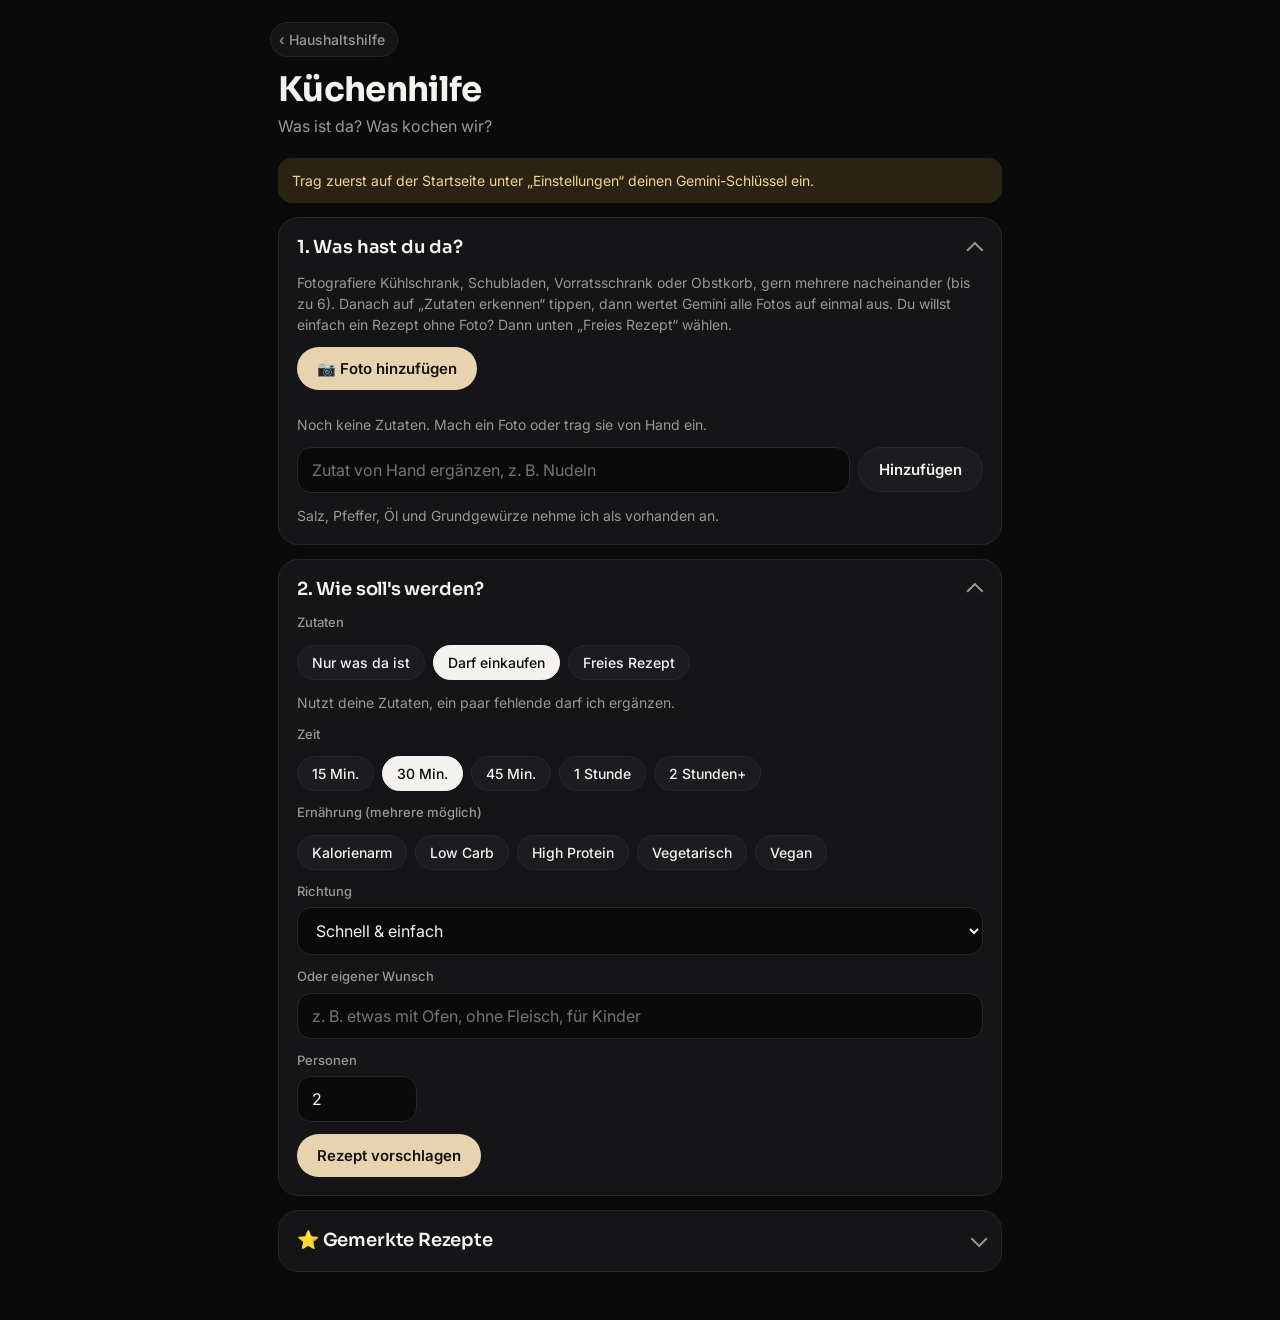
<file: kueche.html>
<!doctype html>
<html lang="de">
<head>
<meta charset="utf-8">
<meta name="viewport" content="width=device-width, initial-scale=1, viewport-fit=cover">
<title>Küchenhilfe · Haushaltshilfe</title>
<meta name="apple-mobile-web-app-capable" content="yes">
<meta name="apple-mobile-web-app-status-bar-style" content="black-translucent">
<meta name="theme-color" content="#0a0a0b">
<meta name="apple-mobile-web-app-title" content="Haushaltshilfe">
<link rel="manifest" href="manifest.json">
<link rel="apple-touch-icon" href="icon-180.png">
<link rel="stylesheet" href="common.css">
<style>
  .ing li.have::marker { content: "✓  "; }
  .ing li.need::marker { content: "＋ "; }
  .ing li { color: var(--ink); }
  .ing li.need span.n { color: var(--danger); font-size: 13px; margin-left: 4px; }
</style>
</head>
<body>
<div class="wrap">
  <header class="top">
    <a class="back" href="./">‹ Haushaltshilfe</a>
    <h1>Küchenhilfe</h1>
    <p>Was ist da? Was kochen wir?</p>
  </header>
  <main>
    <div id="status"></div>

    <section class="card">
      <h2>1. Was hast du da?</h2>
      <p class="hint">Fotografiere Kühlschrank, Schubladen, Vorratsschrank oder Obstkorb, gern mehrere nacheinander (bis zu 6). Danach auf „Zutaten erkennen“ tippen, dann wertet Gemini alle Fotos auf einmal aus. Du willst einfach ein Rezept ohne Foto? Dann unten „Freies Rezept“ wählen.</p>
      <div class="row">
        <span class="btn file" id="photoLabel">📷 Foto hinzufügen<input id="photoInput" type="file" accept="image/*" multiple aria-label="Foto hinzufügen"></span>
        <button class="btn" id="scanBtn" hidden>🔍 Zutaten erkennen</button>
        <button class="btn secondary" id="clearBtn" hidden>Alles zurücksetzen</button>
      </div>
      <div class="thumbs" id="thumbs"></div>
      <div class="chips" id="ingredients"></div>
      <div class="row">
        <input id="addIng" type="text" placeholder="Zutat von Hand ergänzen, z. B. Nudeln" style="flex:1 1 200px">
        <button class="btn secondary" id="addBtn">Hinzufügen</button>
      </div>
      <p class="hint">Salz, Pfeffer, Öl und Grundgewürze nehme ich als vorhanden an.</p>
    </section>

    <section class="card" data-open>
      <h2>2. Wie soll's werden?</h2>
      <label>Zutaten</label>
      <div class="chips" id="modes"></div>
      <p class="hint" id="modeHint" style="margin:0"></p>
      <label>Zeit</label>
      <div class="chips" id="times"></div>
      <label>Ernährung (mehrere möglich)</label>
      <div class="chips" id="goals"></div>
      <label>Richtung<select id="styles"></select></label>
      <label>Oder eigener Wunsch<input id="custom" type="text" placeholder="z. B. etwas mit Ofen, ohne Fleisch, für Kinder"></label>
      <label>Personen<input id="persons" type="number" min="1" max="12" value="2" inputmode="numeric" style="max-width:120px"></label>
      <div class="row"><button class="btn" id="recipeBtn">Rezept vorschlagen</button></div>
    </section>

    <section class="card" id="recipe" data-nofold hidden></section>

    <section class="card">
      <h2>⭐ Gemerkte Rezepte <span class="hint" id="savedCount"></span></h2>
      <div id="saved"></div>
    </section>
  </main>
</div>
<script src="common.js"></script>
<script src="firebase-config.js"></script>
<script src="sync.js"></script>
<script>
const TIMES = ['15 Min.', '30 Min.', '45 Min.', '1 Stunde', '2 Stunden+'];
const STYLES = ['Schnell & einfach', 'Hausmannskost', 'Italienisch', 'Asiatisch', 'Orientalisch', 'Ottolenghi', 'Vegetarisch', 'Gesund & leicht', 'Sterneküche'];
let state = { mode: 'Darf einkaufen', goals: [], ...load('hh-kueche', { ingredients: [], time: '30 Min.', style: 'Schnell & einfach' }) };
const MODES = ['Nur was da ist', 'Darf einkaufen', 'Freies Rezept'];
const MODE_HINT = { 'Nur was da ist': 'Nur mit deinen Zutaten (plus Grundzutaten wie Salz, Öl, Mehl).', 'Darf einkaufen': 'Nutzt deine Zutaten, ein paar fehlende darf ich ergänzen.', 'Freies Rezept': 'Egal, was im Kühlschrank ist. Fehlendes kommt per Tipp auf die Einkaufsliste.' };
const GOALS = ['Kalorienarm', 'Low Carb', 'High Protein', 'Vegetarisch', 'Vegan'];
const GOAL_HINT = { 'Kalorienarm': 'kalorienarm, ca. 400–550 kcal pro Portion, viel Gemüse, sparsam mit Fett', 'Low Carb': 'kohlenhydratarm, höchstens ca. 25 g Kohlenhydrate pro Portion, keine Nudeln/Reis/Kartoffeln/Brot (oder Gemüse-Ersatz)', 'High Protein': 'eiweißreich für Fitness, mindestens ca. 35 g Eiweiß pro Portion', 'Vegetarisch': 'vegetarisch, kein Fleisch und kein Fisch', 'Vegan': 'vegan, keine tierischen Produkte' };
let photos = [], recipe = null, previous = [];

function persist() { save('hh-kueche', state); }
function renderIngredients() {
  $('#ingredients').innerHTML = state.ingredients.map((n, i) => `<button type="button" class="chip" data-i="${i}" aria-label="${esc(n)} entfernen">${esc(n)}<span class="x">×</span></button>`).join('')
    || '<p class="hint">Noch keine Zutaten. Mach ein Foto oder trag sie von Hand ein.</p>';
  $('#ingredients').querySelectorAll('[data-i]').forEach(b => b.onclick = () => { state.ingredients.splice(+b.dataset.i, 1); persist(); renderIngredients(); });
  $('#clearBtn').hidden = !state.ingredients.length && !photos.length;
}
const MAX_PHOTOS = 6;
function renderThumbs() {
  $('#thumbs').innerHTML = photos.map((p, i) => `<span class="thumb"><img src="${dataUrl(p)}" alt="Foto ${i + 1}">${p.done ? '<span class="ok">✓</span>' : `<button type="button" class="tx" data-rm="${i}" aria-label="Foto ${i + 1} entfernen">×</button>`}</span>`).join('');
  $('#thumbs').querySelectorAll('[data-rm]').forEach(b => b.onclick = () => { photos.splice(+b.dataset.rm, 1); renderThumbs(); });
  const pending = photos.filter(p => !p.done).length;
  $('#scanBtn').hidden = !pending;
  $('#scanBtn').textContent = `🔍 Zutaten erkennen (${pending} ${pending === 1 ? 'Foto' : 'Fotos'})`;
  $('#photoLabel').firstChild.textContent = photos.length ? '📷 Weiteres Foto' : '📷 Foto hinzufügen';
  $('#photoLabel').classList.toggle('disabled', photos.filter(p => !p.done).length >= MAX_PHOTOS);
  $('#clearBtn').hidden = !state.ingredients.length && !photos.length;
}

function fillSelect(el, opts, cur, onPick) { el.innerHTML = opts.map(o => `<option ${o === cur ? 'selected' : ''}>${esc(o)}</option>`).join(''); el.onchange = () => onPick(el.value); }
chipGroup($('#times'), TIMES, state.time, v => { state.time = v; persist(); });
function renderModes() { chipGroup($('#modes'), MODES, state.mode, v => { state.mode = v; persist(); renderModes(); }); $('#modeHint').textContent = MODE_HINT[state.mode]; }
renderModes();
// Ernährungsziele: mehrere gleichzeitig wählbar
function renderGoals() {
  $('#goals').innerHTML = GOALS.map(g => `<button type="button" class="chip" aria-pressed="${state.goals.includes(g)}" data-g="${g}">${g}</button>`).join('');
  $('#goals').querySelectorAll('[data-g]').forEach(b => b.onclick = () => {
    const g = b.dataset.g; state.goals = state.goals.includes(g) ? state.goals.filter(x => x !== g) : [...state.goals, g];
    if (g === 'Vegan' && state.goals.includes('Vegan')) state.goals = state.goals.filter(x => x !== 'Vegetarisch');
    if (g === 'Vegetarisch' && state.goals.includes('Vegetarisch')) state.goals = state.goals.filter(x => x !== 'Vegan');
    persist(); renderGoals();
  });
}
renderGoals();
fillSelect($('#styles'), STYLES, state.style, v => { state.style = v; $('#custom').value = ''; persist(); });
renderIngredients(); requireKeyBanner();

$('#addBtn').onclick = () => {
  const v = $('#addIng').value.trim(); if (!v) return;
  v.split(/[,;]/).map(s => s.trim()).filter(Boolean).forEach(s => { if (!state.ingredients.some(x => x.toLowerCase() === s.toLowerCase())) state.ingredients.push(s); });
  $('#addIng').value = ''; persist(); renderIngredients();
};
$('#addIng').onkeydown = e => { if (e.key === 'Enter') $('#addBtn').click(); };
$('#clearBtn').onclick = () => { state.ingredients = []; photos = []; persist(); renderThumbs(); renderIngredients(); $('#recipe').hidden = true; };

$('#photoInput').onchange = async e => {
  const files = [...e.target.files]; e.target.value = ''; if (!files.length) return;
  const room = MAX_PHOTOS - photos.filter(p => !p.done).length;
  if (files.length > room) showMsg(`Höchstens ${MAX_PHOTOS} Fotos auf einmal. Ich nehme die ersten ${room}.`, 'warn', 4000);
  try { photos.push(...await Promise.all(files.slice(0, room).map(f => shrink(f, 896)))); } catch (err) { showMsg(err.message); }
  renderThumbs();
};
$('#scanBtn').onclick = async () => {
  const imgs = photos.filter(p => !p.done); if (!imgs.length) return;
  const btn = $('#scanBtn'); busy(btn, true, imgs.length > 1 ? `Erkenne Zutaten auf ${imgs.length} Fotos …` : 'Erkenne Zutaten …');
  try {
    const r = await geminiJson(`Du bist Küchenassistent. ${imgs.length > 1 ? `Hier sind ${imgs.length} Fotos aus derselben Küche (z. B. verschiedene Fächer/Schubladen von Kühlschrank und Vorrat). Werte sie GEMEINSAM aus: jede Zutat nur EINMAL nennen, gleiche Dinge auf mehreren Fotos zusammenfassen (Mengen addieren, aber dasselbe Teil nicht doppelt zählen, wenn es offensichtlich zweimal fotografiert wurde).` : 'Hier ist ein Foto aus der Küche (Kühlschrank/Vorrat).'}
Liste alle erkennbaren Lebensmittel und Zutaten kurz auf Deutsch, ohne Marken, mit grober Menge wenn gut erkennbar (z. B. "3 Eier", "Milch", "halbe Zucchini").
Keine Gewürze, Getränke nur wenn zum Kochen nützlich. Unsicheres weglassen.
${state.ingredients.length ? `Schon bekannt (nicht nochmal nennen): ${JSON.stringify(state.ingredients)}\n` : ''}Antworte NUR mit JSON: {"ingredients": ["..."]}`, imgs, { fast: true });
    const found = (r.ingredients || []).map(String);
    const before = state.ingredients.length;
    found.forEach(s => { if (!state.ingredients.some(x => x.toLowerCase() === s.toLowerCase())) state.ingredients.push(s); });
    imgs.forEach(p => p.done = true);
    persist(); renderIngredients();
    showMsg(found.length ? `${state.ingredients.length - before} Zutaten erkannt. Tippe eine an, um sie zu entfernen.` : 'Ich konnte auf den Fotos keine Zutaten erkennen. Versuch es mit mehr Licht.', found.length ? 'ok' : 'warn');
  } catch (err) { showMsg(err.message); }
  busy(btn, false); renderThumbs();
};

async function makeRecipe(btn) {
  // Ohne Zutaten geht es als freies Rezept
  const mode = state.ingredients.length ? state.mode : 'Freies Rezept';
  if (!state.ingredients.length && state.mode === 'Nur was da ist') return showMsg('Für „Nur was da ist“ fotografiere zuerst deinen Kühlschrank oder trag Zutaten ein. Oder wähle „Freies Rezept“.', 'warn', 6000);
  busy(btn, true, 'Koch denkt nach …');
  const style = $('#custom').value.trim() || state.style;
  const persons = Math.max(1, Math.min(12, +$('#persons').value || 2));
  try {
    recipe = await geminiJson(`Du bist ein kreativer, erfahrener Koch. Schlage EIN Rezept vor.
${mode === 'Freies Rezept' ? (state.ingredients.length ? `Im Kühlschrank wäre: ${state.ingredients.join(', ')} (darf genutzt werden, muss aber nicht).` : 'Es gibt keine Vorgaben zu vorhandenen Zutaten.') : `Vorhandene Zutaten: ${state.ingredients.join(', ')}`}
Grundzutaten wie Salz, Pfeffer, Öl, Zucker, Mehl und Standardgewürze sind vorhanden.
Maximale Zeit inkl. Vorbereitung: ${state.time}
Richtung/Wunsch: ${style}${style === 'Sterneküche' ? ' (anspruchsvoll, schön angerichtet, aber mit Haushaltsmitteln machbar)' : style === 'Ottolenghi' ? ' (im Stil von Yotam Ottolenghi: gemüsebetont, nahöstlich-mediterran, viele frische Kräuter, Joghurt/Tahini, Granatapfel, Sumach, Za’atar, kräftige Säure und Texturkontraste)' : ''}
Personen: ${persons}
${state.goals.length ? `Ernährung (unbedingt einhalten): ${state.goals.map(g => GOAL_HINT[g]).join('; ')}.\n` : ''}${previous.length ? 'NICHT nochmal vorschlagen: ' + previous.join(', ') + '\n' : ''}
${mode === 'Nur was da ist' ? 'Verwende NUR die vorhandenen Zutaten und Grundzutaten, nichts zusätzlich. Alle Zutaten haben "have": true.' : mode === 'Darf einkaufen' ? 'Nutze möglichst viel von den vorhandenen Zutaten. Wenige fehlende Zutaten sind ok, markiere sie mit "have": false.' : 'Wähle frei ein richtig gutes Rezept. Zutaten, die nicht in der Liste oben stehen und keine Grundzutaten sind, markiere mit "have": false.'}
Schätze die Nährwerte PRO PORTION realistisch.
Antworte NUR mit JSON auf Deutsch:
{"title": "...", "description": "1 Satz, der Lust macht", "time": "z. B. 25 Min.", "difficulty": "leicht|mittel|anspruchsvoll",
 "ingredients": [{"name": "Zutat", "amount": "Menge für ${persons} Personen", "have": true}],
 "steps": ["kurze, klare Arbeitsschritte"], "tip": "ein Profi-Tipp",
 "nutrition": {"kcal": Zahl, "protein": Gramm, "carbs": Gramm, "fat": Gramm}}`);
    recipe.goals = state.goals.slice();
    previous.push(recipe.title);
    renderRecipe();
  } catch (e) { showMsg(e.message); }
  busy(btn, false);
}

const REC_KEY = 'hh-rezepte';
function renderSaved() {
  const list = load(REC_KEY, []).sort((a, b) => (b.savedAt || 0) - (a.savedAt || 0));
  $('#savedCount').textContent = list.length ? `(${list.length})` : '';
  $('#saved').innerHTML = list.map(r => `<div class="row" style="justify-content:space-between;border-bottom:1px solid var(--line);padding:8px 0;margin:0">
      <button class="btn secondary small" style="flex:1;text-align:left;justify-content:flex-start" data-open="${r.id}">${esc(r.title)}<span class="hint" style="margin:0 0 0 8px;font-size:12px">${esc(r.time || '')}</span></button>
      <button class="btn secondary small" data-unsave="${r.id}" aria-label="${esc(r.title)} entfernen">×</button></div>`).join('')
    || '<p class="hint">Noch keine. Tippe bei einem Rezept auf „⭐ Merken“.</p>';
  $('#saved').querySelectorAll('[data-open]').forEach(b => b.onclick = () => { recipe = load(REC_KEY, []).find(x => x.id === b.dataset.open); if (recipe) renderRecipe(); });
  $('#saved').querySelectorAll('[data-unsave]').forEach(b => b.onclick = () => { save(REC_KEY, load(REC_KEY, []).filter(x => x.id !== b.dataset.unsave)); renderSaved(); if (recipe) renderRecipe(true); });
}
onSync(k => { if (k === REC_KEY) renderSaved(); });

function renderRecipe(noScroll) {
  const r = recipe, missing = (r.ingredients || []).filter(i => i.have === false);
  const box = $('#recipe'); box.hidden = false;
  box.innerHTML = `
    <h2>${esc(r.title)}</h2>
    <p style="margin:0">${esc(r.description)}</p>
    <div class="meta"><span class="pill">⏱ ${esc(r.time)}</span><span class="pill">${esc(r.difficulty)}</span><span class="pill">👥 ${esc($('#persons').value)}</span></div>
    ${r.goals?.length ? `<div class="meta">${r.goals.map(g => `<span class="pill">🎯 ${esc(g)}</span>`).join('')}</div>` : ''}
    ${r.nutrition && +r.nutrition.kcal ? `<p class="hint" style="margin:0">Pro Portion (geschätzt): <b style="color:var(--ink)">${Math.round(+r.nutrition.kcal)} kcal</b> · ${Math.round(+r.nutrition.protein || 0)} g Eiweiß · ${Math.round(+r.nutrition.carbs || 0)} g Kohlenhydrate · ${Math.round(+r.nutrition.fat || 0)} g Fett</p>` : ''}
    <h3 style="margin:6px 0 0;font-size:16px">Zutaten</h3>
    <ul class="list ing">${(r.ingredients || []).map(i => `<li class="${i.have === false ? 'need' : 'have'}">${esc(i.amount)} ${esc(i.name)}${i.have === false ? '<span class="n">fehlt</span>' : ''}</li>`).join('')}</ul>
    <h3 style="margin:6px 0 0;font-size:16px">Zubereitung</h3>
    <ol class="steps">${(r.steps || []).map(s => `<li>${esc(s)}</li>`).join('')}</ol>
    ${r.tip ? `<p class="banner ok" style="margin:4px 0 0">💡 ${esc(r.tip)}</p>` : ''}
    <div class="row">
      ${missing.length ? `<button class="btn" id="toList">🛒 ${missing.length} fehlende auf die Einkaufsliste</button>` : '<span class="hint">Du hast alles da.</span>'}
      <button class="btn secondary" id="saveRec">${r.id && load(REC_KEY, []).some(x => x.id === r.id) ? '✓ Gemerkt' : '⭐ Merken'}</button>
      <button class="btn secondary" id="againBtn">Anderes Rezept</button>
    </div>`;
  $('#againBtn').onclick = () => makeRecipe($('#againBtn'));
  $('#saveRec').onclick = () => {
    const list = load(REC_KEY, []);
    if (r.id && list.some(x => x.id === r.id)) return;
    r.id ||= crypto.randomUUID();
    list.push({ ...r, persons: $('#persons').value, savedAt: Date.now(), updatedAt: Date.now() }); save(REC_KEY, list);
    $('#saveRec').textContent = '✓ Gemerkt'; renderSaved();
    showMsg(hhSync?.household() ? 'Gemerkt. Deine Partnerin sieht es auch.' : 'Rezept gemerkt.', 'ok', 3000);
  };
  if (missing.length) $('#toList').onclick = () => {
    const n = addToShoppingList(missing.map(i => `${i.name}${i.amount ? ' (' + i.amount + ')' : ''}`), r.title);
    $('#toList').textContent = n ? `✓ ${n} auf der Einkaufsliste` : '✓ Steht schon drauf'; $('#toList').disabled = true;
  };
  if (!noScroll) box.scrollIntoView({ behavior: 'smooth', block: 'start' });
}
renderSaved();

$('#recipeBtn').onclick = () => { previous = []; makeRecipe($('#recipeBtn')); };
</script>
</body>
</html>
</file>
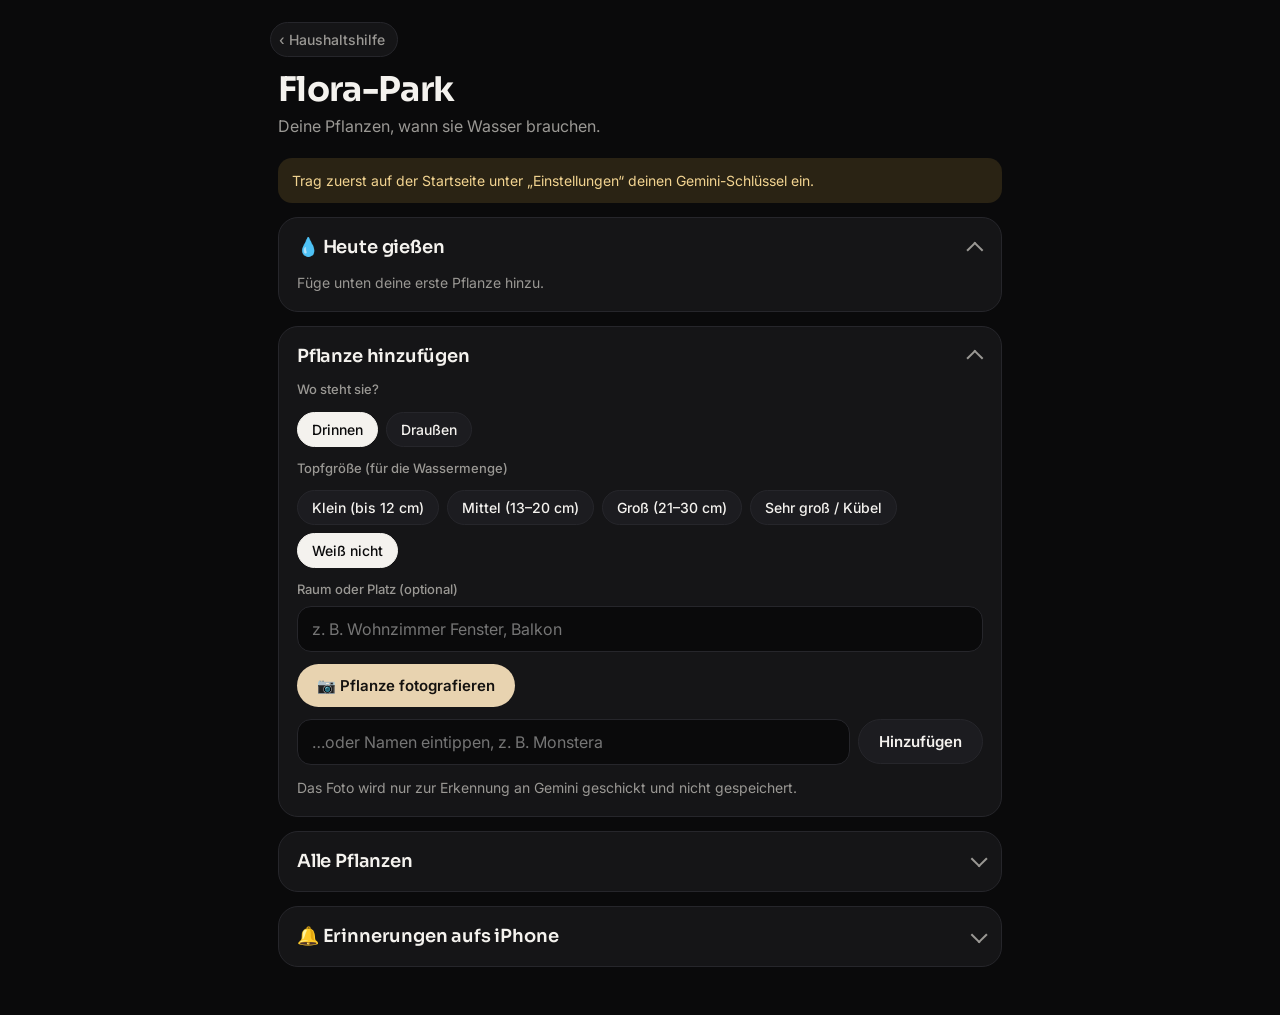
<file: pflanzen.html>
<!doctype html>
<html lang="de">
<head>
<meta charset="utf-8">
<meta name="viewport" content="width=device-width, initial-scale=1, viewport-fit=cover">
<title>Flora-Park · Haushaltshilfe</title>
<meta name="apple-mobile-web-app-capable" content="yes">
<meta name="apple-mobile-web-app-status-bar-style" content="black-translucent">
<meta name="theme-color" content="#0a0a0b">
<meta name="apple-mobile-web-app-title" content="Haushaltshilfe">
<link rel="manifest" href="manifest.json">
<link rel="apple-touch-icon" href="icon-180.png">
<link rel="stylesheet" href="common.css">
<style>
  .plant { display: grid; grid-template-columns: 44px 1fr auto; gap: 12px; align-items: center; padding: 12px 0; border-bottom: 1px solid var(--line); }
  .plant:last-child { border-bottom: 0; }
  .plant .em { width: 44px; height: 44px; border-radius: 12px; background: var(--soft); display: grid; place-items: center; font-size: 24px; }
  .plant .info { min-width: 0; }
  .plant .info b { display: block; overflow-wrap: anywhere; }
  .plant .info small { color: var(--muted); display: block; }
  .due { color: var(--danger); font-weight: 600; }
  .soon { color: var(--accent); }
  .ml { display: inline-block; color: var(--accent-ink); background: var(--accent); font-weight: 600; font-size: 12px; padding: 2px 8px; border-radius: 999px; margin-right: 4px; }
  .btn.small { padding: 8px 12px; font-size: 14px; }
  details.more { grid-column: 1 / -1; font-size: 14px; color: var(--muted); }
  details.more summary { cursor: pointer; color: var(--accent); }
  details.more p { margin: 6px 0; }
  .todo-empty { color: var(--ok); }
</style>
</head>
<body>
<div class="wrap">
  <header class="top">
    <a class="back" href="./">‹ Haushaltshilfe</a>
    <h1>Flora-Park</h1>
    <p>Deine Pflanzen, wann sie Wasser brauchen.</p>
  </header>
  <main>
    <div id="status"></div>

    <section class="card">
      <h2>💧 Heute gießen</h2>
      <div id="todo"></div>
    </section>

    <section class="card" data-open>
      <h2>Pflanze hinzufügen</h2>
      <label>Wo steht sie?</label>
      <div class="chips" id="where"></div>
      <label>Topfgröße (für die Wassermenge)</label>
      <div class="chips" id="pot"></div>
      <label>Raum oder Platz (optional)<input id="room" type="text" placeholder="z. B. Wohnzimmer Fenster, Balkon"></label>
      <div class="row">
        <span class="btn file">📷 Pflanze fotografieren<input id="photoInput" type="file" accept="image/*" aria-label="Pflanze fotografieren"></span>
      </div>
      <div class="row">
        <input id="byName" type="text" placeholder="…oder Namen eintippen, z. B. Monstera" style="flex:1 1 200px">
        <button class="btn secondary" id="nameBtn">Hinzufügen</button>
      </div>
      <p class="hint">Das Foto wird nur zur Erkennung an Gemini geschickt und nicht gespeichert.</p>
    </section>

    <section class="card">
      <h2>Alle Pflanzen <span id="count" class="hint"></span></h2>
      <div id="plants"></div>
    </section>

    <section class="card">
      <h2>🔔 Erinnerungen aufs iPhone</h2>
      <p class="hint">Lade die Gießtermine in deinen iPhone-Kalender. Dann erinnert dich dein iPhone um die gewählte Uhrzeit mit einer Mitteilung, auch wenn die App zu ist.</p>
      <label>Uhrzeit der Erinnerung<input id="remTime" type="time" value="09:00" style="max-width:140px"></label>
      <div class="row"><a class="btn" id="icsBtn" href="#">📅 In Kalender übernehmen</a></div>
      <p class="hint" id="icsHint">Auf dem iPhone öffnet sich danach „Kalender“ → „Alle hinzufügen“. Neue Pflanzen kannst du später einzeln dazunehmen. Entfernst du eine Pflanze oder änderst den Rhythmus, lösche ihren Termin im Kalender (Termin antippen → „Termin löschen“ → „Alle zukünftigen“).</p>
    </section>
  </main>
</div>
<script src="common.js"></script>
<script src="firebase-config.js"></script>
<script src="sync.js"></script>
<script>
const KEY = 'hh-pflanzen';
let plants = load(KEY, []);
let where = 'Drinnen', pot = 'Weiß nicht';
const POTS = ['Klein (bis 12 cm)', 'Mittel (13–20 cm)', 'Groß (21–30 cm)', 'Sehr groß / Kübel', 'Weiß nicht'];
// Wassermenge pro Gießen in ml, je nach Saison
const mlNow = p => isSummer() ? p.mlSummer : p.mlWinter;
const fmtMl = ml => { ml = Math.round(+ml); if (!ml) return ''; return ml < 1000 ? `${ml} ml` : `${String(Math.round(ml / 100) / 10).replace('.', ',')} l`; };
const mlTag = p => fmtMl(mlNow(p)) ? `<span class="ml">💧 ${fmtMl(mlNow(p))}</span>` : '';
const persist = () => save(KEY, plants);

const DAY = 864e5;
const today = () => { const d = new Date(); d.setHours(0, 0, 0, 0); return d; };
const iso = d => `${d.getFullYear()}-${String(d.getMonth() + 1).padStart(2, '0')}-${String(d.getDate()).padStart(2, '0')}`;
const parse = s => { const [y, m, d] = s.split('-').map(Number); return new Date(y, m - 1, d); };
const isSummer = (d = new Date()) => d.getMonth() >= 3 && d.getMonth() <= 8; // April–September
const interval = p => Math.max(1, Math.round(isSummer() ? p.summer : p.winter) || 7);
const nextDate = p => new Date(parse(p.last).getTime() + interval(p) * DAY);
const daysLeft = p => Math.round((nextDate(p) - today()) / DAY);

function whenText(n) {
  if (n < 0) return `<span class="due">${-n === 1 ? 'seit gestern' : `seit ${-n} Tagen`} fällig</span>`;
  if (n === 0) return '<span class="due">heute</span>';
  if (n === 1) return '<span class="soon">morgen</span>';
  return `in ${n} Tagen`;
}

function render() {
  plants.sort((a, b) => daysLeft(a) - daysLeft(b));
  const due = plants.filter(p => daysLeft(p) <= 0);
  $('#todo').innerHTML = !plants.length ? '<p class="hint">Füge unten deine erste Pflanze hinzu.</p>'
    : due.length ? due.map(p => `<div class="plant"><div class="em">${esc(p.emoji || '🪴')}</div>
        <div class="info"><b>${esc(p.name)}</b><small>${mlTag(p)}${esc(p.water || '')}${p.room ? ' · ' + esc(p.room) : ''}</small><small>${whenText(daysLeft(p))}</small></div>
        <button class="btn small" data-water="${p.id}">✓ Gegossen</button></div>`).join('')
    : `<p class="todo-empty">✓ Heute muss nichts gegossen werden. Als Nächstes: ${esc(plants[0].name)} ${whenText(daysLeft(plants[0]))}.</p>`;
  $('#count').textContent = plants.length ? `(${plants.length})` : '';
  $('#plants').innerHTML = plants.map(p => `<div class="plant"><div class="em">${esc(p.emoji || '🪴')}</div>
      <div class="info"><b>${esc(p.name)}</b><small>${esc(p.location)}${p.room ? ' · ' + esc(p.room) : ''} · alle ${interval(p)} Tage${fmtMl(mlNow(p)) ? ' · ' + fmtMl(mlNow(p)) : ''}</small><small>Nächstes Gießen: ${whenText(daysLeft(p))}</small></div>
      <button class="btn small secondary" data-water="${p.id}">💧</button>
      <details class="more"><summary>Pflege &amp; Einstellungen</summary>
        ${p.species ? `<p><i>${esc(p.species)}</i></p>` : ''}
        <p>☀️ ${esc(p.light || '')}</p><p>💧 ${esc(p.water || '')}</p>${p.care ? `<p>🌱 ${esc(p.care)}</p>` : ''}${p.outdoorNote ? `<p>🌦 ${esc(p.outdoorNote)}</p>` : ''}${p.toxic ? `<p>⚠︎ ${esc(p.toxic)}</p>` : ''}
        <div class="row"><label style="flex:1 1 120px">Sommer: alle … Tage<input type="number" min="1" max="60" value="${p.summer}" data-sum="${p.id}"></label>
          <label style="flex:1 1 120px">Winter: alle … Tage<input type="number" min="1" max="90" value="${p.winter}" data-win="${p.id}"></label></div>
        <div class="row"><label style="flex:1 1 120px">Sommer: ml pro Gießen<input type="number" min="10" max="20000" step="50" inputmode="numeric" value="${p.mlSummer || ''}" data-mls="${p.id}"></label>
          <label style="flex:1 1 120px">Winter: ml pro Gießen<input type="number" min="10" max="20000" step="50" inputmode="numeric" value="${p.mlWinter || ''}" data-mlw="${p.id}"></label></div>
        <p class="hint" style="margin:0">1 Liter = 1000 ml. Ein normales Wasserglas sind etwa 250 ml.</p>
        <div class="row" style="margin-top:8px"><button class="btn small secondary" data-del="${p.id}">Pflanze entfernen</button></div>
      </details></div>`).join('') || '<p class="hint">Noch keine Pflanzen.</p>';
  document.querySelectorAll('[data-water]').forEach(b => b.onclick = () => {
    const p = plants.find(x => x.id === b.dataset.water); p.last = iso(today()); p.updatedAt = Date.now(); persist(); render();
    showMsg(`${p.name} gegossen. Nächstes Mal in ${interval(p)} Tagen.`, 'ok', 3000);
  });
  document.querySelectorAll('[data-sum]').forEach(i => i.onchange = () => { plants.find(x => x.id === i.dataset.sum).summer = +i.value || 7; plants.find(x => x.id === i.dataset.sum).inCal = false; persist(); render(); });
  document.querySelectorAll('[data-win]').forEach(i => i.onchange = () => { plants.find(x => x.id === i.dataset.win).winter = +i.value || 14; plants.find(x => x.id === i.dataset.win).inCal = false; persist(); render(); });
  for (const [attr, field] of [['mls', 'mlSummer'], ['mlw', 'mlWinter']])
    document.querySelectorAll(`[data-${attr}]`).forEach(i => i.onchange = () => { const p = plants.find(x => x.id === i.dataset[attr]); p[field] = Math.round(+i.value) || 0; p.inCal = false; p.updatedAt = Date.now(); persist(); render(); });
  document.querySelectorAll('[data-del]').forEach(b => b.onclick = () => {
    if (b.dataset.confirm) { plants = plants.filter(x => x.id !== b.dataset.del); persist(); render(); return; }
    b.dataset.confirm = '1'; b.textContent = 'Wirklich entfernen?';
  });
  updateIcs();
}

async function identify(images, nameHint) {
  const btns = [$('#nameBtn')]; const label = $('#photoInput').parentElement;
  const stopTick = tickText(label.firstChild, '⏳ Erkenne Pflanze …'); busy(btns[0], true, '…');
  try {
    const r = await geminiJson(`Du bist Gärtner und Pflanzenexperte. ${images.length ? 'Bestimme die Pflanze auf dem Foto.' : `Die Pflanze heißt: "${nameHint}".`}
Standort: ${where}${$('#room').value.trim() ? ', ' + $('#room').value.trim() : ''}. Topfgröße: ${pot === 'Weiß nicht' ? (images.length ? 'schätze sie anhand des Fotos' : 'unbekannt, nimm eine typische Größe für diese Pflanze an') : pot}. Klima: Mitteleuropa (Deutschland).
Gib einen realistischen Gießrhythmus für DIESEN Standort an (Sommer = April–September, Winter = Oktober–März; draußen im Winter oft gar nicht oder selten, bei Frostgefahr Hinweis zum Überwintern).
Antworte NUR mit JSON auf Deutsch:
{"name": "gängiger deutscher Name", "species": "botanischer Name", "emoji": "ein passendes Emoji",
 "summer": Tage zwischen dem Gießen im Sommer (Zahl), "winter": Tage im Winter (Zahl),
 "mlSummer": Wassermenge pro Gießen im Sommer in Millilitern (Zahl, z. B. 250), "mlWinter": Wassermenge pro Gießen im Winter in ml (Zahl),
 "water": "wie gießen, kurz (z. B. von unten, wenn obere 2 cm trocken)",
 "light": "Lichtbedarf kurz", "care": "wichtigster Pflegetipp (Dünger, Umtopfen, Schnitt)",
 "outdoorNote": "nur bei draußen: Hinweis zu Regen/Frost, sonst leer",
 "toxic": "Hinweis falls giftig für Katzen/Hunde/Kinder, sonst leer",
 "confidence": "hoch|mittel|niedrig"}`, images, { fast: true });
    if (!r.name) throw new Error('Ich konnte die Pflanze nicht erkennen. Versuch ein Foto, auf dem die Blätter gut zu sehen sind.');
    const p = { id: crypto.randomUUID(), name: r.name, species: r.species, emoji: r.emoji, location: where, room: $('#room').value.trim(),
      summer: +r.summer || 7, winter: +r.winter || 14, mlSummer: Math.round(+r.mlSummer) || 0, mlWinter: Math.round(+r.mlWinter) || 0, pot: pot === 'Weiß nicht' ? '' : pot, water: r.water, light: r.light, care: r.care, outdoorNote: r.outdoorNote, toxic: r.toxic,
      last: iso(today()), updatedAt: Date.now() };
    plants.push(p); persist(); render();
    showMsg(`${p.emoji || '🪴'} ${p.name} hinzugefügt${r.confidence === 'niedrig' ? ' (unsicher erkannt, prüf den Namen)' : ''}. Ich gehe davon aus, dass du sie heute gegossen hast.`, 'ok', 6000);
    $('#byName').value = '';
  } catch (e) { showMsg(e.message); }
  stopTick(); label.firstChild.textContent = '📷 Pflanze fotografieren'; busy(btns[0], false);
}

$('#photoInput').onchange = async e => {
  const f = e.target.files[0]; e.target.value = ''; if (!f) return;
  try { identify([await shrink(f, 768)]); } catch (err) { showMsg(err.message); }
};
$('#nameBtn').onclick = () => { const v = $('#byName').value.trim(); if (v) identify([], v); };
$('#byName').onkeydown = e => { if (e.key === 'Enter') $('#nameBtn').click(); };
chipGroup($('#where'), ['Drinnen', 'Draußen'], where, v => where = v);
chipGroup($('#pot'), POTS, pot, v => pot = v);

// Ältere Pflanzen ohne Wassermenge einmalig nachrüsten (eine Anfrage für alle)
async function addMissingMl() {
  const miss = plants.filter(p => !p.mlSummer && !p.mlTried);
  if (!miss.length || !getCfg().key) return;
  try {
    const r = await geminiJson(`Du bist Gärtner. Schätze für jede Pflanze die Wassermenge pro Gießen in Millilitern, passend zu Standort und Gießrhythmus (Klima Deutschland).
Pflanzen (JSON): ${JSON.stringify(miss.map(p => ({ id: p.id, name: p.name, species: p.species || '', location: p.location, room: p.room || '', pot: p.pot || 'typische Größe', summerDays: p.summer, winterDays: p.winter })))}
Antworte NUR mit JSON: {"plants": [{"id": "...", "mlSummer": Zahl, "mlWinter": Zahl}]}`, [], { fast: true });
    let n = 0;
    for (const x of r.plants || []) { const p = plants.find(q => q.id === x.id); if (p && +x.mlSummer) { p.mlSummer = Math.round(+x.mlSummer); p.mlWinter = Math.round(+x.mlWinter) || 0; p.updatedAt = Date.now(); n++; } }
    miss.forEach(p => { if (!p.mlSummer) p.mlTried = true; });
    persist(); render();
    if (n) showMsg(`Wassermenge für ${n} ${n === 1 ? 'Pflanze' : 'Pflanzen'} ergänzt. Ändern kannst du sie unter „Pflege & Einstellungen“.`, 'ok', 5000);
  } catch (e) { console.warn('ml nachrüsten', e); }
}

// ---------- Kalender (.ics) ----------
// Nur Pflanzen exportieren, die noch nicht im Kalender sind (sonst doppelte Termine)
const icsPlants = () => { const fresh = plants.filter(p => !p.inCal); return fresh.length ? fresh : plants; };
function icsDate(d, hm) { const [h, m] = hm.split(':'); return `${iso(d).replace(/-/g, '')}T${h.padStart(2, '0')}${m.padStart(2, '0')}00`; }
function icsText(s) { return String(s || '').replace(/\\/g, '\\\\').replace(/\n/g, '\\n').replace(/[,;]/g, m => '\\' + m); }
function buildIcs() {
  const hm = $('#remTime').value || '09:00';
  const [h, m] = hm.split(':').map(Number); const end = `${String(h).padStart(2, '0')}:${String(Math.min(59, m + 10)).padStart(2, '0')}`;
  const stamp = new Date().toISOString().replace(/[-:]/g, '').replace(/\.\d+/, '');
  const SUMMER = '4,5,6,7,8,9', WINTER = '10,11,12,1,2,3';
  const lines = ['BEGIN:VCALENDAR', 'VERSION:2.0', 'PRODID:-//Haushaltshilfe//Flora-Park//DE', 'CALSCALE:GREGORIAN', 'METHOD:PUBLISH', 'X-WR-CALNAME:Pflanzen gießen'];
  for (const p of icsPlants()) {
    let start = nextDate(p); if (start < today()) start = today();
    // Zwei Serien je Pflanze: Sommer- und Winterrhythmus, damit die Erinnerungen das ganze Jahr laufen
    for (const [tag, days, months] of [['s', p.summer, SUMMER], ['w', p.winter, WINTER]]) {
      const n = Math.max(1, Math.round(+days || 7));
      // Die gerade laufende Saison startet beim nächsten Gießtermin, die andere am ersten Tag ihrer Saison
      const inSeason = (tag === 's') === isSummer();
      const t = today(), y = t.getFullYear();
      const first = inSeason ? start : tag === 's' ? new Date(t.getMonth() >= 3 ? y + 1 : y, 3, 1) : new Date(t.getMonth() >= 9 ? y + 1 : y, 9, 1);
      lines.push('BEGIN:VEVENT', `UID:${p.id}-${tag}@haushaltshilfe`, `DTSTAMP:${stamp}`,
        `DTSTART:${icsDate(first, hm)}`, `DTEND:${icsDate(first, end)}`,
        `RRULE:FREQ=DAILY;INTERVAL=${n};BYMONTH=${months}`,
        `SUMMARY:${icsText(`💧 ${p.name} gießen${fmtMl(tag === 's' ? p.mlSummer : p.mlWinter) ? ' (' + fmtMl(tag === 's' ? p.mlSummer : p.mlWinter) + ')' : ''}`)}`,
        `DESCRIPTION:${icsText(`${fmtMl(tag === 's' ? p.mlSummer : p.mlWinter) ? 'Menge: ' + fmtMl(tag === 's' ? p.mlSummer : p.mlWinter) + '\n' : ''}${p.water || ''}${p.room ? '\nPlatz: ' + p.room : ''}`)}`,
        'BEGIN:VALARM', 'ACTION:DISPLAY', `DESCRIPTION:${icsText(p.name + ' gießen')}`, 'TRIGGER:PT0M', 'END:VALARM', 'END:VEVENT');
    }
  }
  lines.push('END:VCALENDAR');
  return lines.join('\r\n');
}
function updateIcs() {
  const a = $('#icsBtn');
  if (!plants.length) { a.removeAttribute('href'); a.setAttribute('aria-disabled', 'true'); a.style.opacity = .5; return; }
  a.style.opacity = 1; a.removeAttribute('aria-disabled');
  a.href = 'data:text/calendar;charset=utf-8,' + encodeURIComponent(buildIcs());
  a.download = 'pflanzen-giessen.ics';
  const fresh = plants.filter(p => !p.inCal).length;
  a.textContent = fresh === plants.length ? '📅 In Kalender übernehmen' : fresh ? `📅 ${fresh} neue ${fresh === 1 ? 'Pflanze' : 'Pflanzen'} in den Kalender` : '📅 Alle nochmal in den Kalender';
}
$('#remTime').value = load('hh-pflanzen-zeit', '09:00');
$('#remTime').onchange = () => { save('hh-pflanzen-zeit', $('#remTime').value); updateIcs(); };
$('#icsBtn').onclick = e => {
  if (!plants.length) { e.preventDefault(); showMsg('Füge zuerst Pflanzen hinzu.', 'warn'); return; }
  const list = icsPlants(); setTimeout(() => { list.forEach(p => p.inCal = true); persist(); updateIcs(); }, 500);
};

render(); requireKeyBanner(); addMissingMl();
onSync(k => { if (k === KEY) { plants = load(KEY, []); render(); } });
</script>
</body>
</html>
</file>
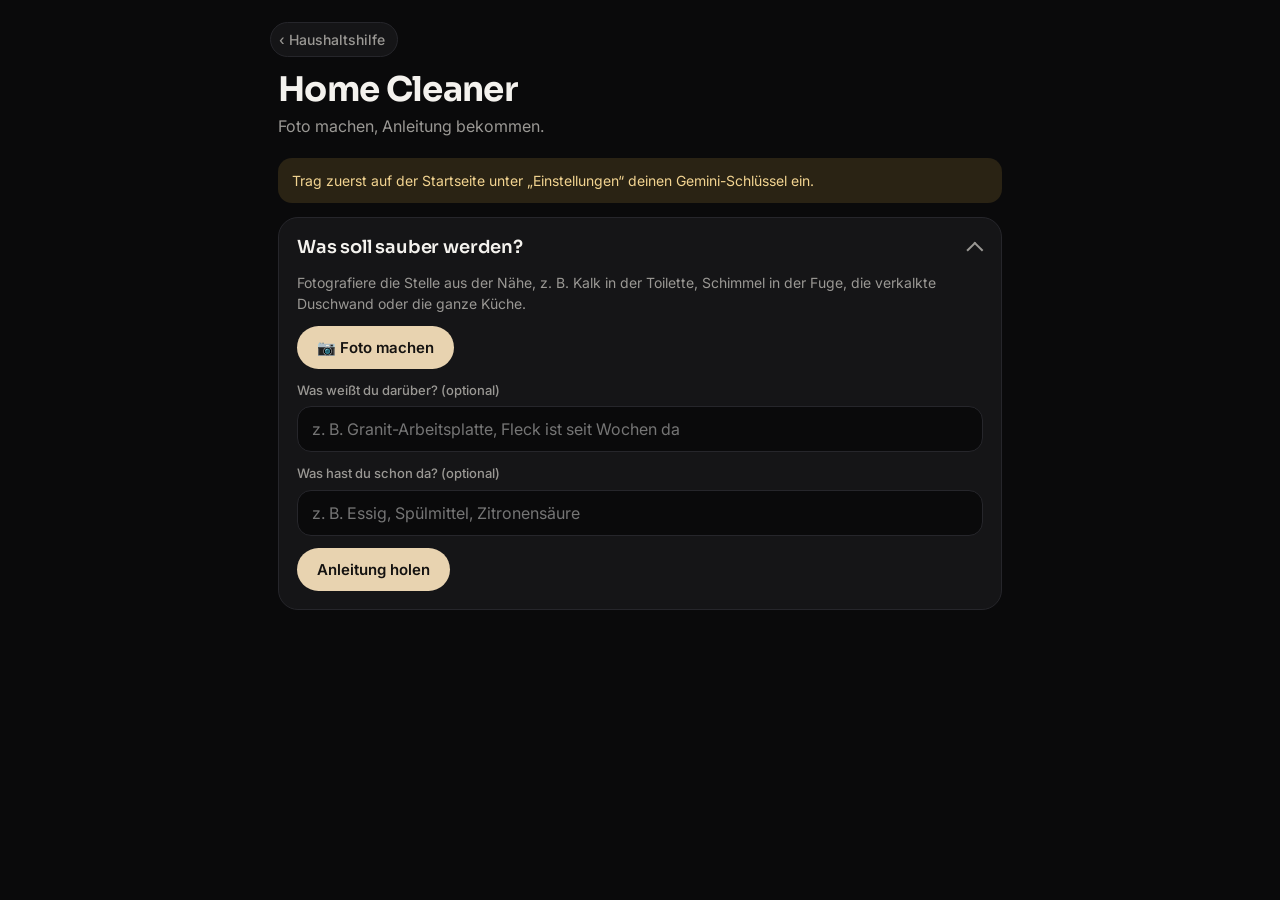
<file: putzen.html>
<!doctype html>
<html lang="de">
<head>
<meta charset="utf-8">
<meta name="viewport" content="width=device-width, initial-scale=1, viewport-fit=cover">
<title>Home Cleaner · Haushaltshilfe</title>
<meta name="apple-mobile-web-app-capable" content="yes">
<meta name="apple-mobile-web-app-status-bar-style" content="black-translucent">
<meta name="theme-color" content="#0a0a0b">
<meta name="apple-mobile-web-app-title" content="Haushaltshilfe">
<link rel="manifest" href="manifest.json">
<link rel="apple-touch-icon" href="icon-180.png">
<link rel="stylesheet" href="common.css">
<style>
  .photo { width: 100%; max-height: 320px; object-fit: cover; border-radius: 12px; background: var(--soft); }
  .mat { display: grid; gap: 2px; }
  .mat small { color: var(--muted); }
  .warn-list li::marker { content: "⚠︎  "; }
</style>
</head>
<body>
<div class="wrap">
  <header class="top">
    <a class="back" href="./">‹ Haushaltshilfe</a>
    <h1>Home Cleaner</h1>
    <p>Foto machen, Anleitung bekommen.</p>
  </header>
  <main>
    <div id="status"></div>
    <section class="card" id="planCard" hidden>
      <h2>Deine Putz-Aufgaben</h2>
      <div id="plan"></div>
      <p class="hint">Neue Aufgaben einfach im <a href="sprache.html">Sprach-To-do</a> einsprechen.</p>
    </section>
    <section class="card">
      <h2>Was soll sauber werden?</h2>
      <p class="hint">Fotografiere die Stelle aus der Nähe, z. B. Kalk in der Toilette, Schimmel in der Fuge, die verkalkte Duschwand oder die ganze Küche.</p>
      <div class="row"><span class="btn file">📷 Foto machen<input id="photoInput" type="file" accept="image/*" aria-label="Foto machen"></span></div>
      <img class="photo" id="photo" alt="" hidden>
      <label>Was weißt du darüber? (optional)<input id="note" type="text" placeholder="z. B. Granit-Arbeitsplatte, Fleck ist seit Wochen da"></label>
      <label>Was hast du schon da? (optional)<input id="have" type="text" placeholder="z. B. Essig, Spülmittel, Zitronensäure"></label>
      <div class="row"><button class="btn" id="goBtn">Anleitung holen</button></div>
    </section>
    <section class="card" id="result" data-nofold hidden></section>
  </main>
</div>
<script src="common.js"></script>
<script src="firebase-config.js"></script>
<script src="sync.js"></script>
<script>
let photo = null, guide = null;
function renderPlan() {
  const l = load(CLEAN_KEY, []).filter(t => !t.done).sort((a, b) => (a.due || '9999').localeCompare(b.due || '9999'));
  $('#planCard').hidden = !l.length;
  $('#plan').innerHTML = l.map(t => `<label style="display:flex;gap:10px;align-items:center;color:var(--ink);padding:6px 0"><input type="checkbox" data-id="${t.id}" style="width:22px;height:22px;accent-color:var(--accent)"> <span>${esc(t.title)}${window.hhSync?.ticks(t, CLEAN_KEY) || ''}${t.room || t.due ? `<small style="display:block;color:var(--muted)">${[t.room, t.due && new Date(t.due + 'T00:00').toLocaleDateString('de-DE', { weekday: 'short', day: 'numeric', month: 'numeric' })].filter(Boolean).join(' · ')}</small>` : ''}</span></label>`).join('');
  $('#plan').querySelectorAll('input').forEach(c => c.onchange = () => { const all = load(CLEAN_KEY, []); const t = all.find(x => x.id === c.dataset.id); t.done = true; t.updatedAt = Date.now(); save(CLEAN_KEY, all); renderPlan(); });
}
renderPlan(); onSync(k => { if (k === CLEAN_KEY || k === 'seen') renderPlan(); }); window.hhSync?.markSeen(CLEAN_KEY);
$('#have').value = load('hh-putzen-have', '');
$('#have').oninput = e => save('hh-putzen-have', e.target.value);
requireKeyBanner();

$('#photoInput').onchange = async e => {
  const f = e.target.files[0]; e.target.value = ''; if (!f) return;
  try { photo = await shrink(f, 1024); $('#photo').src = dataUrl(photo); $('#photo').hidden = false; $('#result').hidden = true; }
  catch (err) { showMsg(err.message); }
};

$('#goBtn').onclick = async () => {
  if (!photo) return showMsg('Mach zuerst ein Foto von der Stelle.', 'warn');
  const btn = $('#goBtn'); busy(btn, true, 'Schaue mir das an …');
  try {
    guide = await geminiJson(`Du bist ein erfahrener Reinigungsprofi und erklärst einem Laien, wie er die Stelle auf dem Foto sauber bekommt.
${$('#note').value.trim() ? 'Hinweis der Person: ' + $('#note').value.trim() + '\n' : ''}${$('#have').value.trim() ? 'Hat schon zu Hause: ' + $('#have').value.trim() + '\n' : ''}
Erkenne Raum, Oberfläche/Material und die Art der Verschmutzung (z. B. Kalk, Urinstein, Fett, Schimmel, Rost, Seifenreste).
Wenn es ein ganzer Raum ist: gib eine sinnvolle Reihenfolge (von oben nach unten, trocken vor nass).
Bevorzuge günstige Hausmittel, wenn sie gut wirken, und nenne sonst ein übliches Produkt aus Drogerie/Supermarkt (Produktart, keine Marke).
WICHTIG Sicherheit: Warne vor gefährlichen Kombinationen (nie Chlorreiniger mit Säure wie Essig/Zitronensäure/Entkalker mischen), vor empfindlichen Materialien (Naturstein, Marmor, Silikon, Edelstahl, Holz) und sag, wann Handschuhe/Lüften nötig sind. Bei großflächigem Schimmel: Fachbetrieb empfehlen.
Antworte NUR mit JSON auf Deutsch:
{"title": "kurz, z. B. Kalk in der Toilette entfernen", "found": "1-2 Sätze, was du erkennst",
 "difficulty": "leicht|mittel|aufwendig", "time": "z. B. 15 Min. + 1 Std. einwirken",
 "materials": [{"name": "Mittel oder Werkzeug", "why": "wofür", "have": true/false je nachdem ob die Person es schon hat}],
 "steps": ["klare Schritte"], "warnings": ["Sicherheits- und Materialhinweise"],
 "prevent": "ein Tipp, damit es nicht wiederkommt"}`, [photo]);
    render();
  } catch (e) { showMsg(e.message); }
  busy(btn, false);
};

function render() {
  const g = guide, need = (g.materials || []).filter(m => m.have !== true);
  const box = $('#result'); box.hidden = false;
  box.innerHTML = `
    <h2>${esc(g.title)}</h2>
    <p style="margin:0">${esc(g.found)}</p>
    <div class="meta"><span class="pill">${esc(g.difficulty)}</span><span class="pill">⏱ ${esc(g.time)}</span></div>
    <h3 style="margin:6px 0 0;font-size:16px">Das brauchst du</h3>
    <ul class="list">${(g.materials || []).map(m => `<li class="mat"><span>${m.have === true ? '✓ ' : ''}${esc(m.name)}</span><small>${esc(m.why)}</small></li>`).join('')}</ul>
    <h3 style="margin:6px 0 0;font-size:16px">So geht's</h3>
    <ol class="steps">${(g.steps || []).map(s => `<li>${esc(s)}</li>`).join('')}</ol>
    ${(g.warnings || []).length ? `<div class="banner warn"><b>Achtung</b><ul class="list warn-list" style="margin-top:6px">${g.warnings.map(w => `<li>${esc(w)}</li>`).join('')}</ul></div>` : ''}
    ${g.prevent ? `<p class="banner ok" style="margin:0">💡 ${esc(g.prevent)}</p>` : ''}
    <div class="row">
      ${need.length ? `<button class="btn" id="toList">🛒 ${need.length} Sachen auf die Einkaufsliste</button>` : ''}
      <button class="btn secondary" id="newBtn">Neue Stelle</button>
    </div>`;
  if (need.length) $('#toList').onclick = () => {
    const n = addToShoppingList(need.map(m => m.name), g.title);
    $('#toList').textContent = n ? `✓ ${n} auf der Einkaufsliste` : '✓ Steht schon drauf'; $('#toList').disabled = true;
  };
  $('#newBtn').onclick = () => { photo = null; $('#photo').hidden = true; $('#note').value = ''; box.hidden = true; window.scrollTo({ top: 0, behavior: 'smooth' }); };
  box.scrollIntoView({ behavior: 'smooth', block: 'start' });
}
</script>
</body>
</html>
</file>
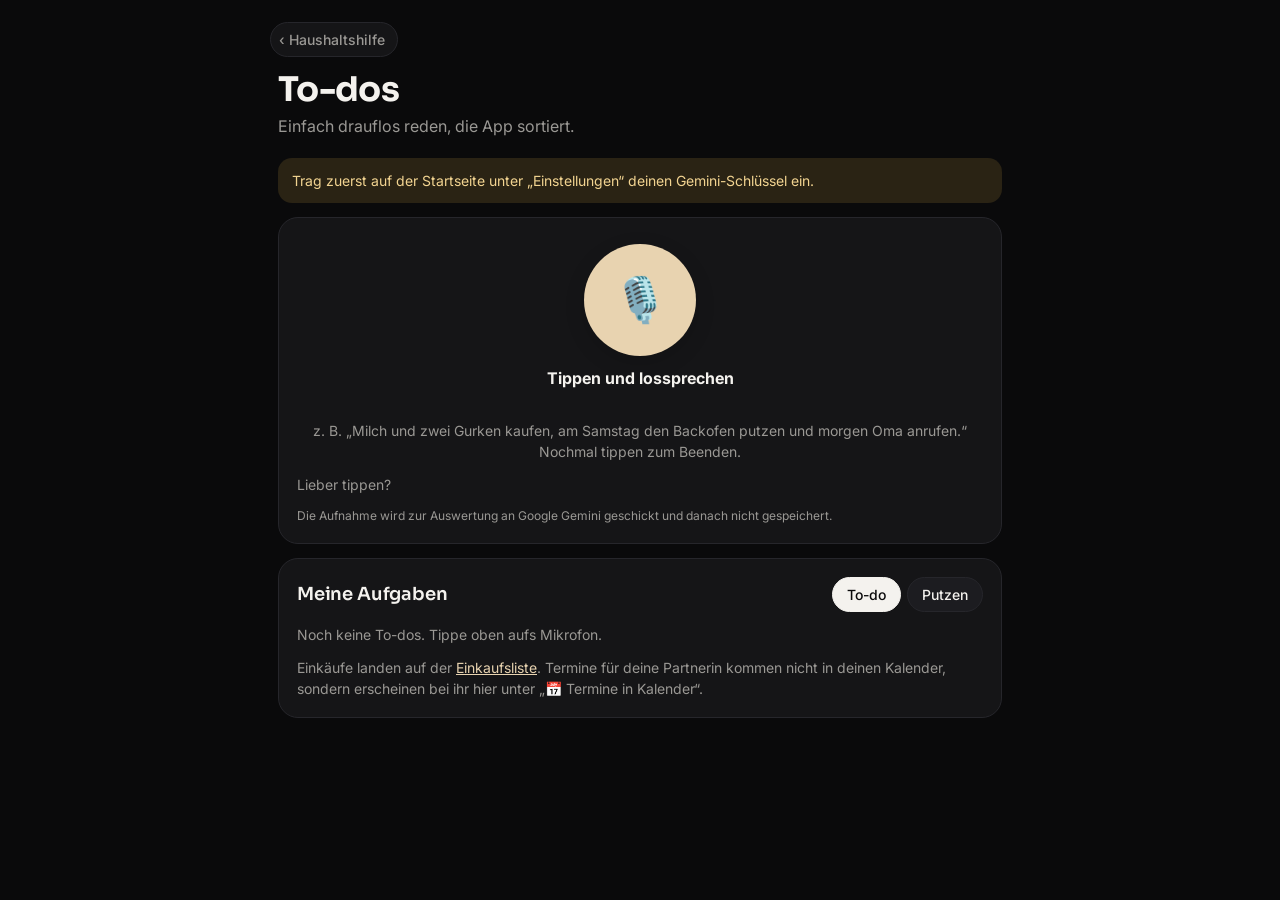
<file: sprache.html>
<!doctype html>
<html lang="de">
<head>
<meta charset="utf-8">
<meta name="viewport" content="width=device-width, initial-scale=1, viewport-fit=cover">
<title>To-dos · Haushaltshilfe</title>
<meta name="apple-mobile-web-app-capable" content="yes">
<meta name="apple-mobile-web-app-status-bar-style" content="black-translucent">
<meta name="theme-color" content="#0a0a0b">
<meta name="apple-mobile-web-app-title" content="Haushaltshilfe">
<link rel="manifest" href="manifest.json">
<link rel="apple-touch-icon" href="icon-180.png">
<link rel="stylesheet" href="common.css">
<style>
  .mic-wrap { display: grid; justify-items: center; gap: 10px; padding: 8px 0; }
  .mic { width: 112px; height: 112px; border-radius: 50%; border: 0; background: var(--accent); color: var(--accent-ink); font-size: 44px; cursor: pointer;
    box-shadow: 0 6px 20px rgba(0,0,0,.15); transition: transform .15s; }
  .mic:active { transform: scale(.96); }
  .mic.rec { background: #c0392b; color: #fff; animation: pulse 1.2s ease-in-out infinite; }
  .mic:disabled { opacity: .5; }
  @keyframes pulse { 50% { box-shadow: 0 0 0 16px rgba(192,57,43,.18); } }
  @media (prefers-reduced-motion: reduce) { .mic.rec { animation: none; } }
  .timer { font-variant-numeric: tabular-nums; color: var(--muted); }
  .transcript { font-size: 14px; color: var(--muted); font-style: italic; background: var(--soft); border-radius: 10px; padding: 10px 12px; margin: 0; }
  .group h3 { margin: 6px 0 4px; font-size: 14px; color: var(--muted); text-transform: uppercase; letter-spacing: .05em; }
  .pcard { border: 1px solid var(--line); border-radius: 12px; padding: 10px; display: grid; gap: 8px; margin-bottom: 8px; background: var(--bg); }
  .pcard.dupe { opacity: .6; }
  .pcard .top { display: flex; gap: 8px; align-items: center; }
  .pcard input.title { flex: 1; min-width: 0; padding: 8px 10px; font-weight: 600; background: var(--card); }
  .pcard .x { background: none; border: 0; font-size: 22px; color: var(--muted); cursor: pointer; padding: 0 4px; }
  .pcard .opts { display: flex; gap: 6px; flex-wrap: wrap; align-items: center; font-size: 13px; }
  .pcard .opts .chip { padding: 5px 10px; font-size: 13px; }
  .pcard .opts input[type=date], .pcard .opts select { width: auto; padding: 5px 8px; font-size: 13px; background: var(--card); }
  .tag { font-size: 12px; background: var(--warn-bg); color: var(--warn-ink); border-radius: 999px; padding: 3px 8px; }
  .task { display: flex; align-items: center; gap: 12px; padding: 10px 0; border-bottom: 1px solid var(--line); }
  .task:last-child { border-bottom: 0; }
  .task input[type=checkbox] { width: 24px; height: 24px; accent-color: var(--accent); flex: none; }
  .task .t { flex: 1; min-width: 0; overflow-wrap: anywhere; }
  .task .t small { display: block; color: var(--muted); }
  .task.done .t { text-decoration: line-through; color: var(--muted); }
  .task .del { background: none; border: 0; color: var(--muted); font-size: 20px; cursor: pointer; }
  .over { color: var(--danger); font-weight: 600; }
  .tabs { display: flex; gap: 6px; }
</style>
</head>
<body>
<div class="wrap">
  <header class="top">
    <a class="back" href="./">‹ Haushaltshilfe</a>
    <h1>To-dos</h1>
    <p>Einfach drauflos reden, die App sortiert.</p>
  </header>
  <main>
    <div id="status"></div>

    <section class="card">
      <div class="mic-wrap">
        <button class="mic" id="mic" aria-label="Aufnahme starten">🎙️</button>
        <div id="micLabel"><b>Tippen und lossprechen</b></div>
        <div class="timer" id="timer"></div>
      </div>
      <p class="hint" style="text-align:center">z. B. „Milch und zwei Gurken kaufen, am Samstag den Backofen putzen und morgen Oma anrufen.“ Nochmal tippen zum Beenden.</p>
      <details>
        <summary class="hint" style="cursor:pointer">Lieber tippen?</summary>
        <div class="row" style="margin-top:8px">
          <textarea id="typed" placeholder="Schreib einfach alles auf, was dir einfällt."></textarea>
          <button class="btn secondary" id="typedBtn">Sortieren</button>
        </div>
      </details>
      <p class="hint" style="font-size:12px">Die Aufnahme wird zur Auswertung an Google Gemini geschickt und danach nicht gespeichert.</p>
    </section>

    <section class="card" id="preview" data-nofold hidden>
      <h2>Bitte kurz prüfen</h2>
      <p class="transcript" id="transcript"></p>
      <div id="cards"></div>
      <div class="row">
        <button class="btn" id="applyBtn">✓ Alles übernehmen</button>
        <button class="btn secondary" id="fixBtn">🎙️ Per Sprache ändern</button>
        <button class="btn secondary" id="discardBtn">Verwerfen</button>
      </div>
      <p class="hint">Tippe auf „Einkauf“, „Putzen“, „Pflanzen“ oder „To-do“, um ein Ziel zu ändern.</p>
    </section>

    <section class="card">
      <div class="row" style="justify-content:space-between">
        <h2>Meine Aufgaben</h2>
        <div class="tabs chips" id="tabs"></div>
      </div>
      <div id="tasks"></div>
      <div class="row" id="taskActions">
        <a class="btn secondary" id="icsBtn" href="#">📅 Termine in Kalender</a>
        <button class="btn secondary" id="clearDone">Erledigte löschen</button>
      </div>
      <p class="hint">Einkäufe landen auf der <a href="einkauf.html">Einkaufsliste</a>. Termine für deine Partnerin kommen nicht in deinen Kalender, sondern erscheinen bei ihr hier unter „📅 Termine in Kalender“.</p>
    </section>
  </main>
</div>
<script src="common.js"></script>
<script src="firebase-config.js"></script>
<script src="sync.js"></script>
<script src="voice.js"></script>
<script>
let tab = 'todo';
requireKeyBanner();
// ---------- Aufgabenlisten ----------
function dueText(t) {
  if (!t.due) return '';
  const today = isoDay(); const d = new Date(t.due + 'T00:00');
  const diff = Math.round((d - new Date(today + 'T00:00')) / 864e5);
  const label = diff === 0 ? 'heute' : diff === 1 ? 'morgen' : diff === -1 ? 'gestern' : `${WD[d.getDay()].slice(0, 2)}, ${d.getDate()}.${d.getMonth() + 1}.`;
  return `<span class="${diff < 0 && !t.done ? 'over' : ''}">${label}${t.time ? ' ' + t.time : ''}</span>`;
}
function renderTasks() {
  chipGroup($('#tabs'), ['To-do', 'Putzen'], tab === 'todo' ? 'To-do' : 'Putzen', v => { tab = v === 'To-do' ? 'todo' : 'putzen'; renderTasks(); });
  const key = tab === 'todo' ? TODO_KEY : CLEAN_KEY;
  const list = load(key, []);
  list.sort((a, b) => (a.done - b.done) || ((a.due || '9999') .localeCompare(b.due || '9999')) || ((a.time || '').localeCompare(b.time || '')));
  $('#tasks').innerHTML = list.map(t => `<div class="task ${t.done ? 'done' : ''}">
      <input type="checkbox" data-id="${t.id}" ${t.done ? 'checked' : ''} aria-label="${esc(t.title)} erledigt">
      <span class="t">${t.priority === 'hoch' && !t.done ? '❗ ' : ''}${t.kind === 'pflanzen' ? '🪴 ' : ''}${esc(t.title)}${t.done ? '' : window.hhSync?.ticks(t, tab === 'todo' ? TODO_KEY : CLEAN_KEY) || ''}<small>${[t.forName ? (t.for === me() || (t.forName || '').toLowerCase() === (localStorage.getItem('hh-me-name') || '').toLowerCase() ? '👤 für dich' : '👤 für ' + esc(t.forName)) : '', t.room ? esc(t.room) : '', dueText(t)].filter(Boolean).join(' · ')}</small></span>
      <button class="del" data-del="${t.id}" aria-label="Löschen">×</button></div>`).join('')
    || `<p class="hint">Noch keine ${tab === 'todo' ? 'To-dos' : 'Putz-Aufgaben'}. Tippe oben aufs Mikrofon.</p>`;
  $('#tasks').querySelectorAll('input[type=checkbox]').forEach(c => c.onchange = () => {
    const l = load(key, []); const t = l.find(x => x.id === c.dataset.id); t.done = c.checked; t.updatedAt = Date.now(); save(key, l); renderTasks();
  });
  $('#tasks').querySelectorAll('[data-del]').forEach(b => b.onclick = () => { save(key, load(key, []).filter(x => x.id !== b.dataset.del)); renderTasks(); });
  $('#taskActions').hidden = !list.length;
  updateIcs();
}
$('#clearDone').onclick = () => { const key = tab === 'todo' ? TODO_KEY : CLEAN_KEY; save(key, load(key, []).filter(t => !t.done)); renderTasks(); };

// ---------- Kalender: Aufgaben mit Datum, die noch nicht im Kalender sind ----------
// Jeder lädt nur seine eigenen Termine (oder die für alle) in den eigenen iPhone-Kalender
const me = () => window.hhSync?.household() ? hhSync.myId() : 'me';
const inMyCal = t => (t.inCalBy || []).includes(me()) || (t.inCal && !t.inCalBy);
function calTasks() { return [...load(TODO_KEY, []).map(t => ({ ...t, k: TODO_KEY })), ...load(CLEAN_KEY, []).map(t => ({ ...t, k: CLEAN_KEY }))].filter(t => t.due && !t.done && !inMyCal(t) && (!t.for || t.for === me() || (t.for.startsWith('name:') && t.forName && t.forName.toLowerCase() === (localStorage.getItem('hh-me-name') || '').toLowerCase()))); }
function updateIcs() {
  const a = $('#icsBtn'), ts = calTasks();
  if (!ts.length) { a.hidden = true; return; }
  a.hidden = false; a.textContent = `📅 ${ts.length} ${ts.length === 1 ? 'Termin' : 'Termine'} in Kalender`;
  a.href = tasksIcsUrl(ts);
  a.download = 'aufgaben.ics';
}
$('#icsBtn').onclick = () => {
  const ts = calTasks();
  setTimeout(() => { for (const k of [TODO_KEY, CLEAN_KEY]) { const l = load(k, []); l.forEach(t => { if (ts.some(x => x.id === t.id)) { t.inCalBy = [...new Set([...(t.inCalBy || []), me()])]; t.updatedAt = Date.now(); } }); save(k, l); } updateIcs(); }, 500);
};

window.onVoiceApplied = ({ nT, nC }) => { tab = nT ? 'todo' : nC ? 'putzen' : tab; renderTasks(); };
onSync(k => { if (k === TODO_KEY || k === CLEAN_KEY || k === 'seen') renderTasks(); });
window.hhSync?.markSeen([TODO_KEY, CLEAN_KEY]);
renderTasks();
</script>
</body>
</html>
</file>
<file: common.css>
@import url("https://fonts.googleapis.com/css2?family=Sora:wght@500;600;700&family=Inter:wght@400;500;600&display=swap");
/* Haushaltshilfe – dunkles, ruhiges Design: Schwarz, warmes Champagner als Akzent */
:root {
  --bg: #0a0a0b; --card: #151517; --card-2: #1c1c20; --ink: #f4f2ee; --muted: #9a9894; --line: #26262b;
  --accent: #e8d3b0; --accent-ink: #141210; --soft: #202025; --danger: #ff8f80; --ok: #8fdcaa;
  --warn-bg: #2a2314; --warn-ink: #f2d491; --err-bg: #2c1714;
  --display: "Sora", "Avenir Next", system-ui, sans-serif;
  --body: "Inter", system-ui, -apple-system, "Segoe UI", sans-serif;
  --r: 20px;
  color-scheme: dark;
}
* { box-sizing: border-box; -webkit-tap-highlight-color: transparent; }
[hidden] { display: none !important; }
html { background: var(--bg); }
body { margin: 0; background: var(--bg); color: var(--ink); font: 16px/1.5 var(--body); -webkit-font-smoothing: antialiased; }
body::before { content: ""; position: fixed; inset: 0 0 auto; height: 340px; z-index: -1; pointer-events: none;
  background: radial-gradient(120% 80% at 10% -10%, rgba(232,211,176,.10), transparent 60%), radial-gradient(90% 70% at 100% 0%, rgba(140,120,255,.08), transparent 60%); }
.wrap { max-width: 760px; margin: 0 auto; padding: 0 18px; }
header.top { padding: calc(22px + env(safe-area-inset-top)) 0 12px; }
header.top .back { color: var(--muted); text-decoration: none; font-size: 14px; font-weight: 500; display: inline-flex; gap: 4px; padding: 6px 12px 6px 8px; margin-left: -8px; border-radius: 999px; background: var(--card); border: 1px solid var(--line); }
header.top h1 { margin: 14px 0 0; font: 700 34px/1.1 var(--display); letter-spacing: -.02em; }
header.top p { margin: 6px 0 0; color: var(--muted); }
main { padding: 8px 0 calc(48px + env(safe-area-inset-bottom)); display: grid; gap: 14px; }
.card { background: var(--card); border: 1px solid var(--line); border-radius: var(--r); padding: 18px; display: grid; gap: 12px; }
.card h2 { margin: 0; font: 600 18px/1.3 var(--display); letter-spacing: -.01em; }
.hint { color: var(--muted); font-size: 14px; margin: 0; }
.row { display: flex; gap: 8px; flex-wrap: wrap; align-items: center; }
.btn { display: inline-flex; align-items: center; justify-content: center; gap: 8px; background: var(--accent); color: var(--accent-ink);
  border: 0; border-radius: 999px; padding: 12px 20px; font: 600 15px var(--body); cursor: pointer; text-decoration: none; transition: transform .12s, opacity .12s; }
.btn:active { transform: scale(.97); }
.btn.secondary { background: var(--card-2); color: var(--ink); border: 1px solid var(--line); }
.btn:disabled { opacity: .45; cursor: default; }
.btn:focus-visible, .chip:focus-visible, a:focus-visible { outline: 2px solid var(--accent); outline-offset: 2px; }
.file { position: relative; overflow: hidden; }
.file input { position: absolute; inset: 0; opacity: 0; cursor: pointer; }
.chips { display: flex; flex-wrap: wrap; gap: 8px; }
.chip { border: 1px solid var(--line); background: var(--card-2); color: var(--ink); border-radius: 999px; padding: 8px 14px; font: 500 14px var(--body); cursor: pointer; }
.chip.active, .chip[aria-pressed="true"] { background: var(--ink); color: var(--bg); border-color: var(--ink); }
.chip .x { margin-left: 6px; opacity: .55; }
label { display: grid; gap: 6px; font-size: 13px; font-weight: 500; color: var(--muted); }
input[type=text], input[type=password], input[type=number], input[type=date], input[type=time], textarea, select {
  width: 100%; padding: 12px 14px; border: 1px solid var(--line); border-radius: 14px; background: var(--bg); color: var(--ink); font: 16px var(--body); }
input:focus, textarea:focus, select:focus { outline: none; border-color: var(--accent); }
textarea { min-height: 64px; resize: vertical; }
.thumbs { display: flex; gap: 8px; flex-wrap: wrap; }
.thumbs .thumb { position: relative; }
.thumbs .tx, .thumbs .ok { position: absolute; top: -6px; right: -6px; width: 26px; height: 26px; border-radius: 50%; border: 0; display: grid; place-items: center; font-size: 15px; background: var(--card); color: var(--ink); box-shadow: 0 0 0 1px var(--line); cursor: pointer; }
.thumbs .ok { background: var(--accent); color: var(--accent-ink); cursor: default; }
.thumbs img { width: 88px; height: 88px; object-fit: cover; border-radius: 14px; background: var(--soft); }
.banner { padding: 12px 14px; border-radius: 14px; font-size: 14px; }
.banner.warn { background: var(--warn-bg); color: var(--warn-ink); }
.banner.err { background: var(--err-bg); color: var(--danger); }
.banner.ok { background: var(--soft); color: var(--ink); }
.spinner { width: 16px; height: 16px; border: 2.5px solid currentColor; border-right-color: transparent; border-radius: 50%; animation: spin .8s linear infinite; display: inline-block; }
@keyframes spin { to { transform: rotate(360deg); } }
ol.steps, ul.list { margin: 0; padding-left: 22px; display: grid; gap: 8px; }
ol.steps li::marker { color: var(--accent); font-weight: 600; }
.meta { display: flex; gap: 8px; flex-wrap: wrap; }
.pill { background: var(--soft); border-radius: 999px; padding: 5px 11px; font-size: 13px; }
.have { color: var(--ok); } .need { color: var(--danger); }
a { color: var(--accent); }
details summary { list-style: none; } details summary::-webkit-details-marker { display: none; }
@media (prefers-reduced-motion: reduce) { * { animation-duration: 3s !important; transition: none !important; } }

/* Sprach-Eingabe und Vorschau */
  .mic-wrap { display: grid; justify-items: center; gap: 10px; padding: 8px 0; }
  .mic { width: 112px; height: 112px; border-radius: 50%; border: 0; background: var(--accent); color: var(--accent-ink); font-size: 44px; cursor: pointer;
    box-shadow: 0 6px 20px rgba(0,0,0,.15); transition: transform .15s; }
  .mic:active { transform: scale(.96); }
  .mic.rec { background: #c0392b; color: #fff; animation: pulse 1.2s ease-in-out infinite; }
  .mic:disabled { opacity: .5; }
  @keyframes pulse { 50% { box-shadow: 0 0 0 16px rgba(192,57,43,.18); } }
  @media (prefers-reduced-motion: reduce) { .mic.rec { animation: none; } }
  .timer { font-variant-numeric: tabular-nums; color: var(--muted); }
  .transcript { font-size: 14px; color: var(--muted); font-style: italic; background: var(--soft); border-radius: 10px; padding: 10px 12px; margin: 0; }
  .group h3 { margin: 6px 0 4px; font-size: 14px; color: var(--muted); text-transform: uppercase; letter-spacing: .05em; }
  .pcard { border: 1px solid var(--line); border-radius: 12px; padding: 10px; display: grid; gap: 8px; margin-bottom: 8px; background: var(--bg); }
  .pcard.dupe { opacity: .6; }
  .pcard .top { display: flex; gap: 8px; align-items: center; }
  .pcard input.title { flex: 1; min-width: 0; padding: 8px 10px; font-weight: 600; background: var(--card); }
  .pcard .x { background: none; border: 0; font-size: 22px; color: var(--muted); cursor: pointer; padding: 0 4px; }
  .pcard .opts { display: flex; gap: 6px; flex-wrap: wrap; align-items: center; font-size: 13px; }
  .pcard .opts .chip { padding: 5px 10px; font-size: 13px; }
  .pcard .opts input[type=date], .pcard .opts select { width: auto; padding: 5px 8px; font-size: 13px; background: var(--card); }
  .tag { font-size: 12px; background: var(--warn-bg); color: var(--warn-ink); border-radius: 999px; padding: 3px 8px; }

/* Aufklappbare Abschnitte */
.fold > h2 { cursor: pointer; display: flex; justify-content: space-between; align-items: center; gap: 12px; user-select: none; }
.fold > h2::after { content: ""; width: 10px; height: 10px; border-right: 2px solid var(--muted); border-bottom: 2px solid var(--muted); transform: rotate(45deg) translateY(-3px); transition: transform .2s; flex: none; }
.fold.open > h2::after { transform: rotate(-135deg) translateY(-3px); }
.fold:not(.open) { gap: 0; }
.fold:not(.open) > :not(h2) { display: none !important; }
.btn.small { padding: 8px 12px; font-size: 14px; }
.btn.file.disabled { opacity: .45; pointer-events: none; }
.hh-switch { margin: 10px 0 0; } .hh-switch .chip { font-size: 13px; padding: 6px 12px; }
.seen { margin-left: 6px; font-size: 12px; color: var(--muted); letter-spacing: -2px; white-space: nowrap; } .seen.all { color: var(--accent); }
</file>
